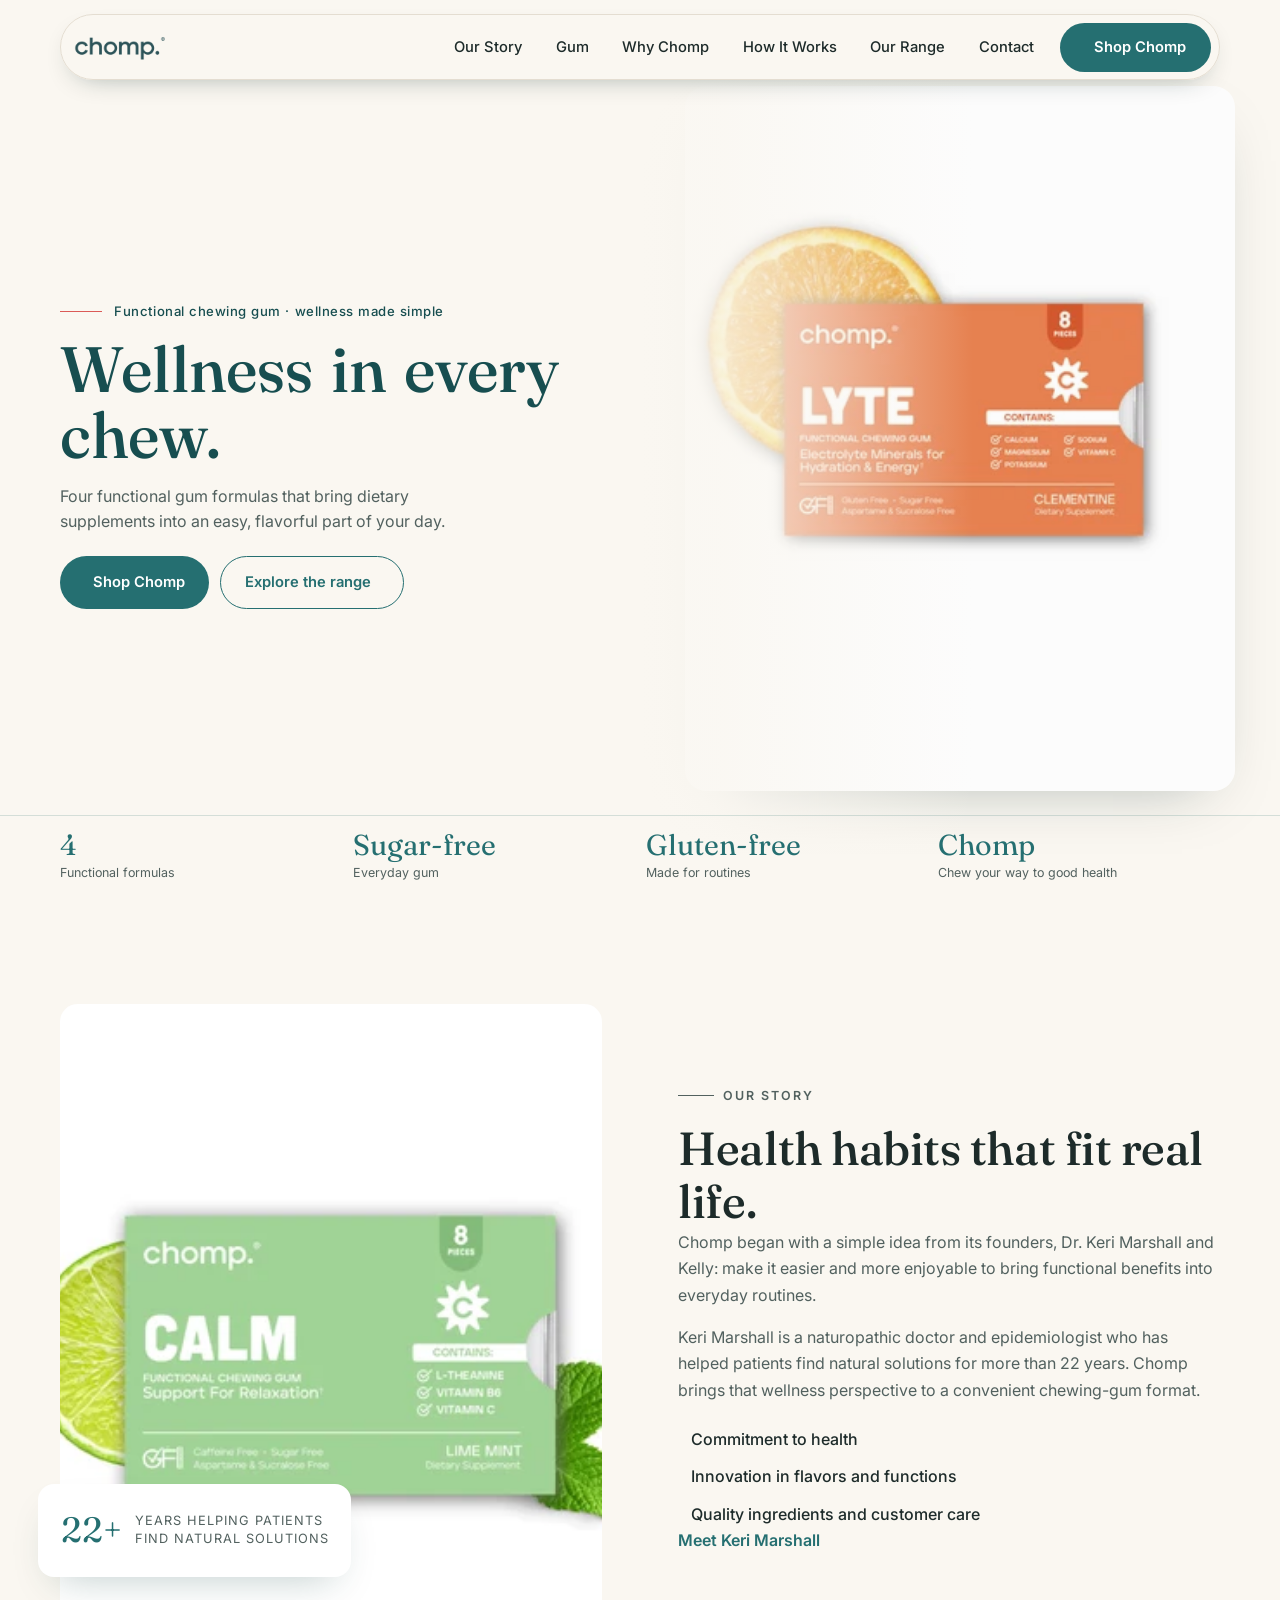
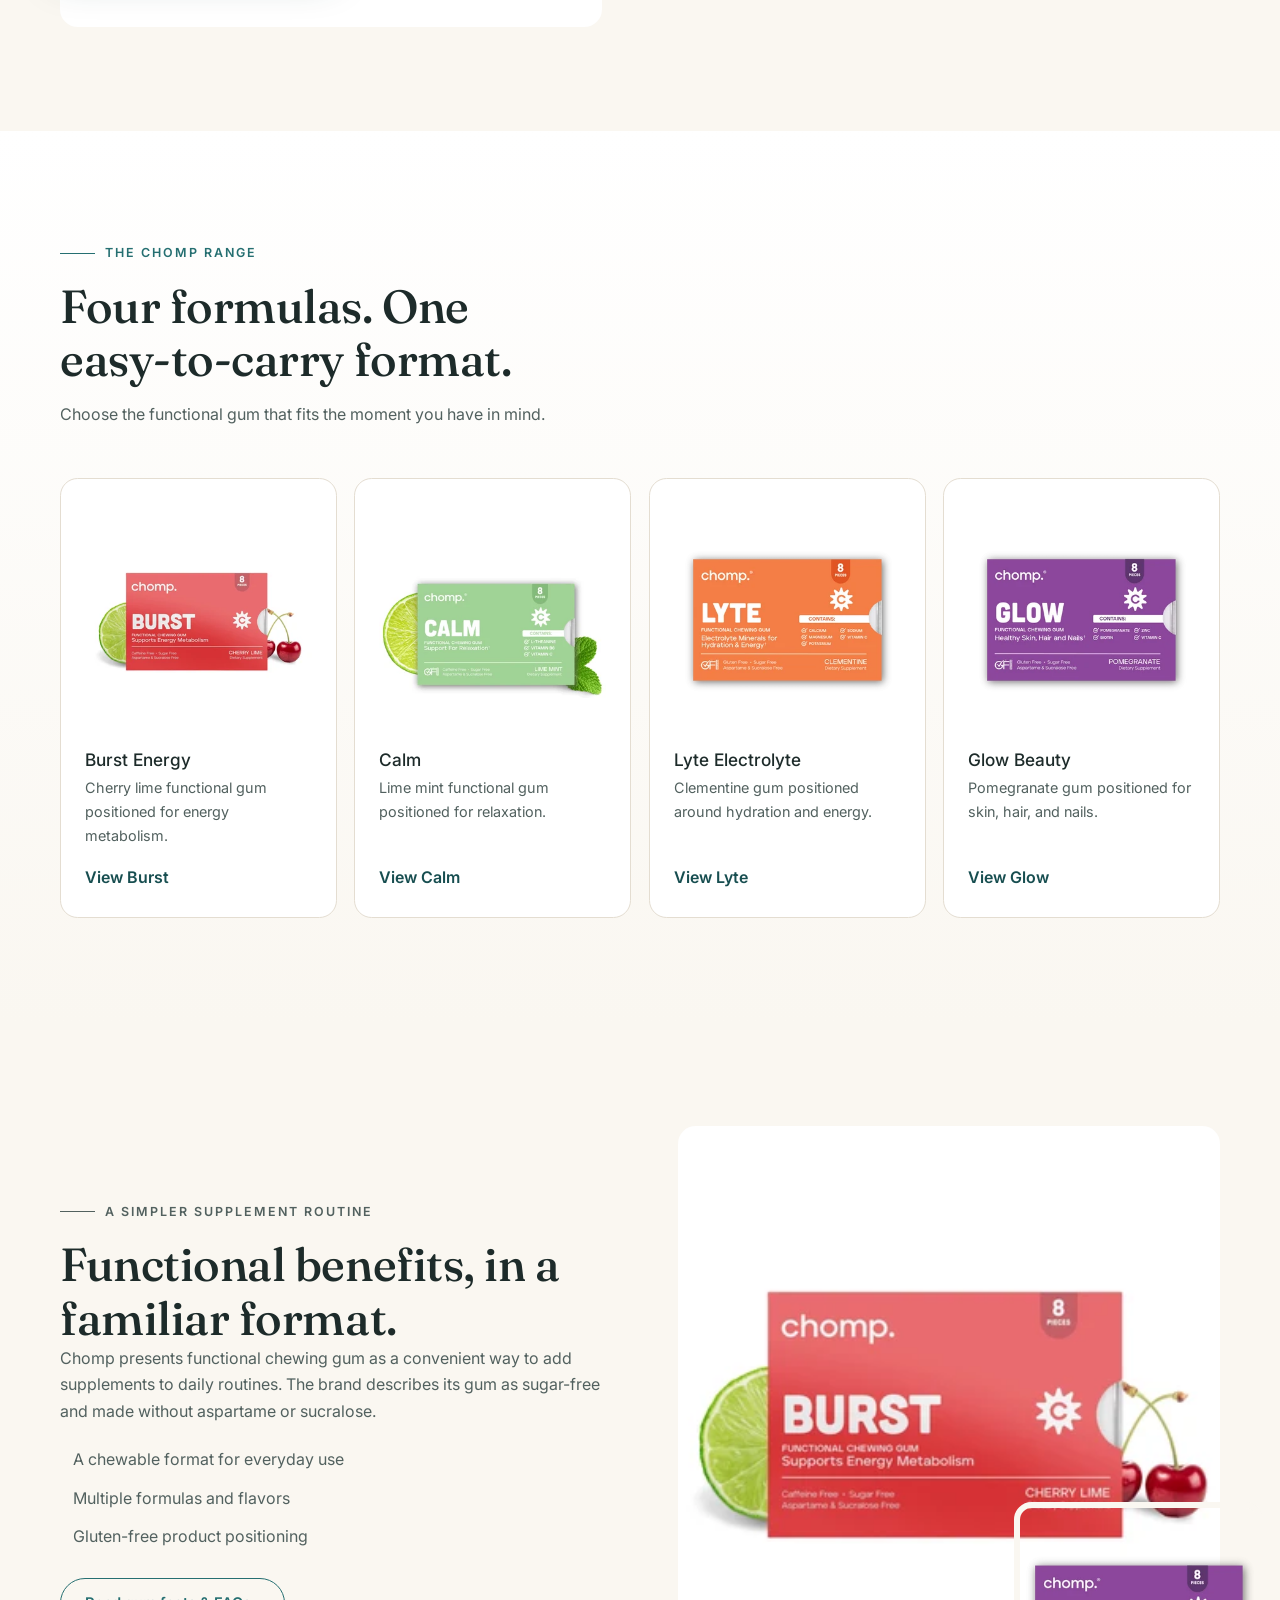
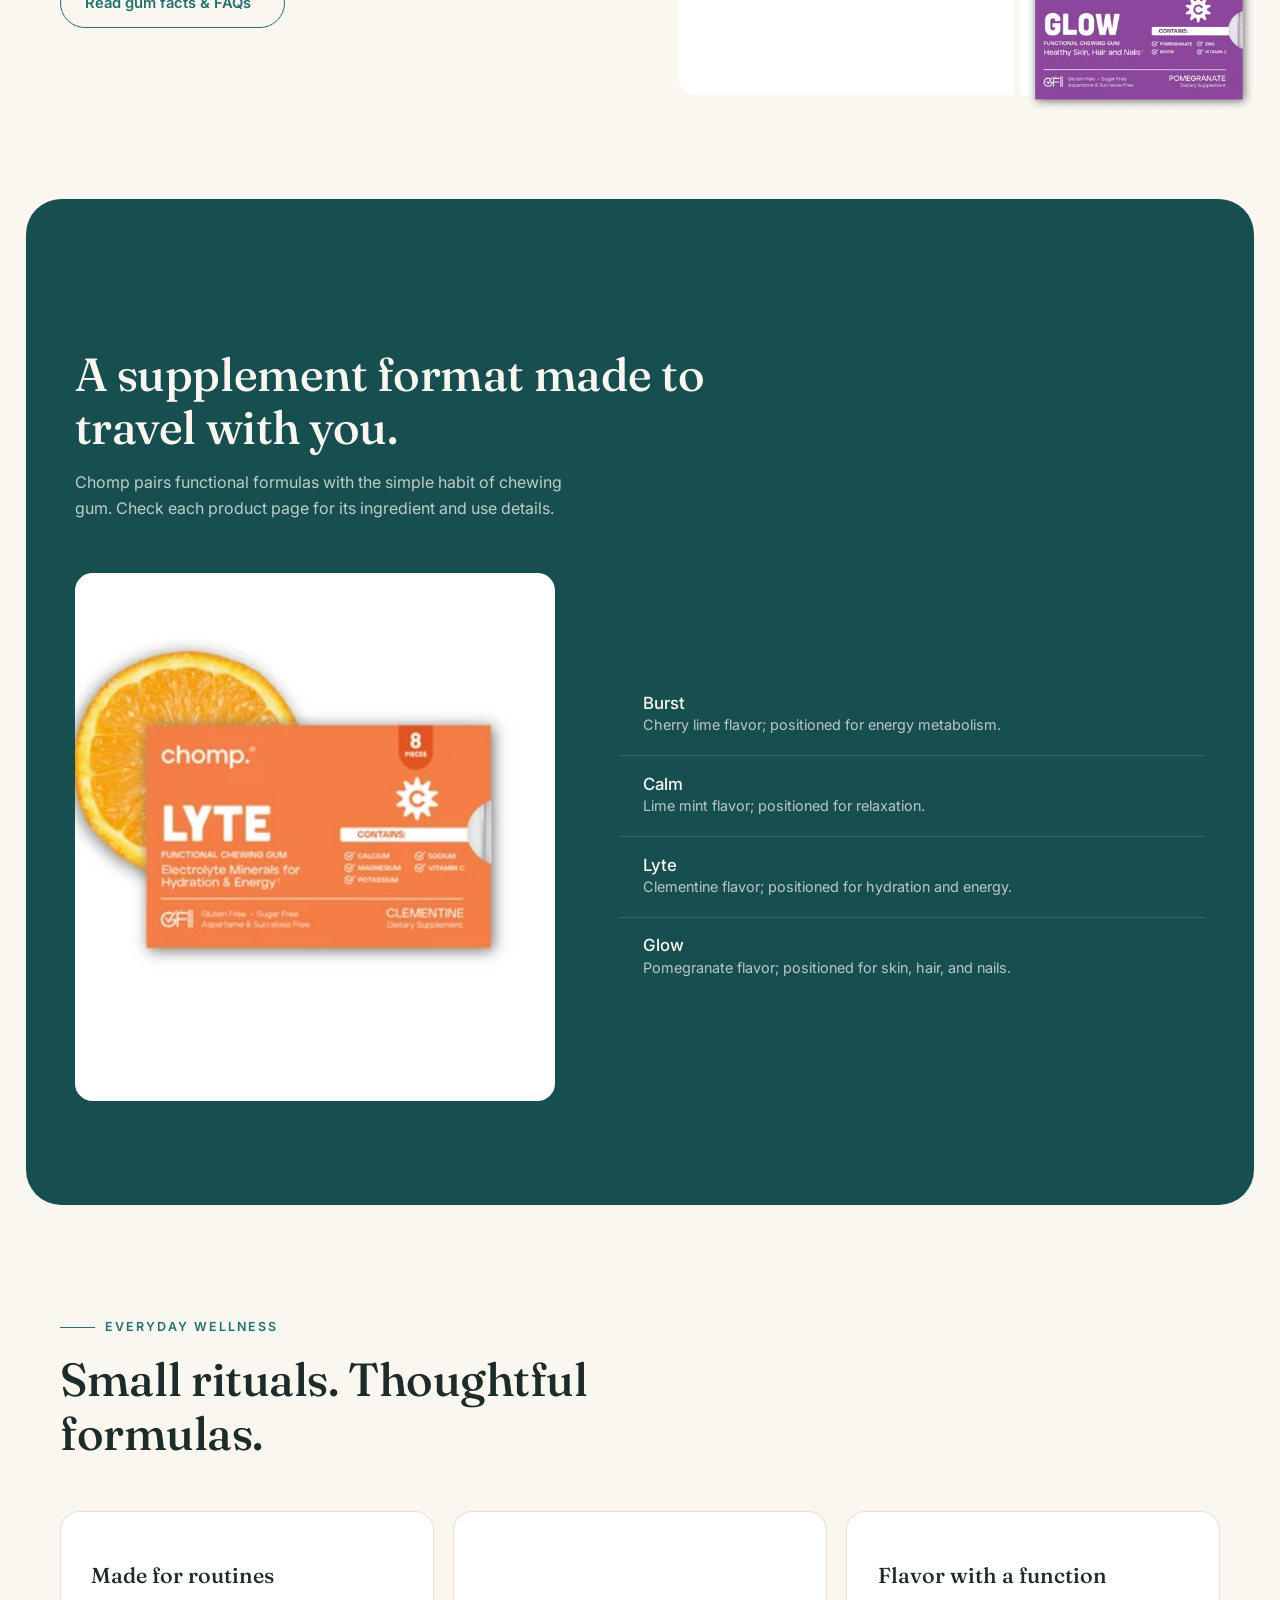
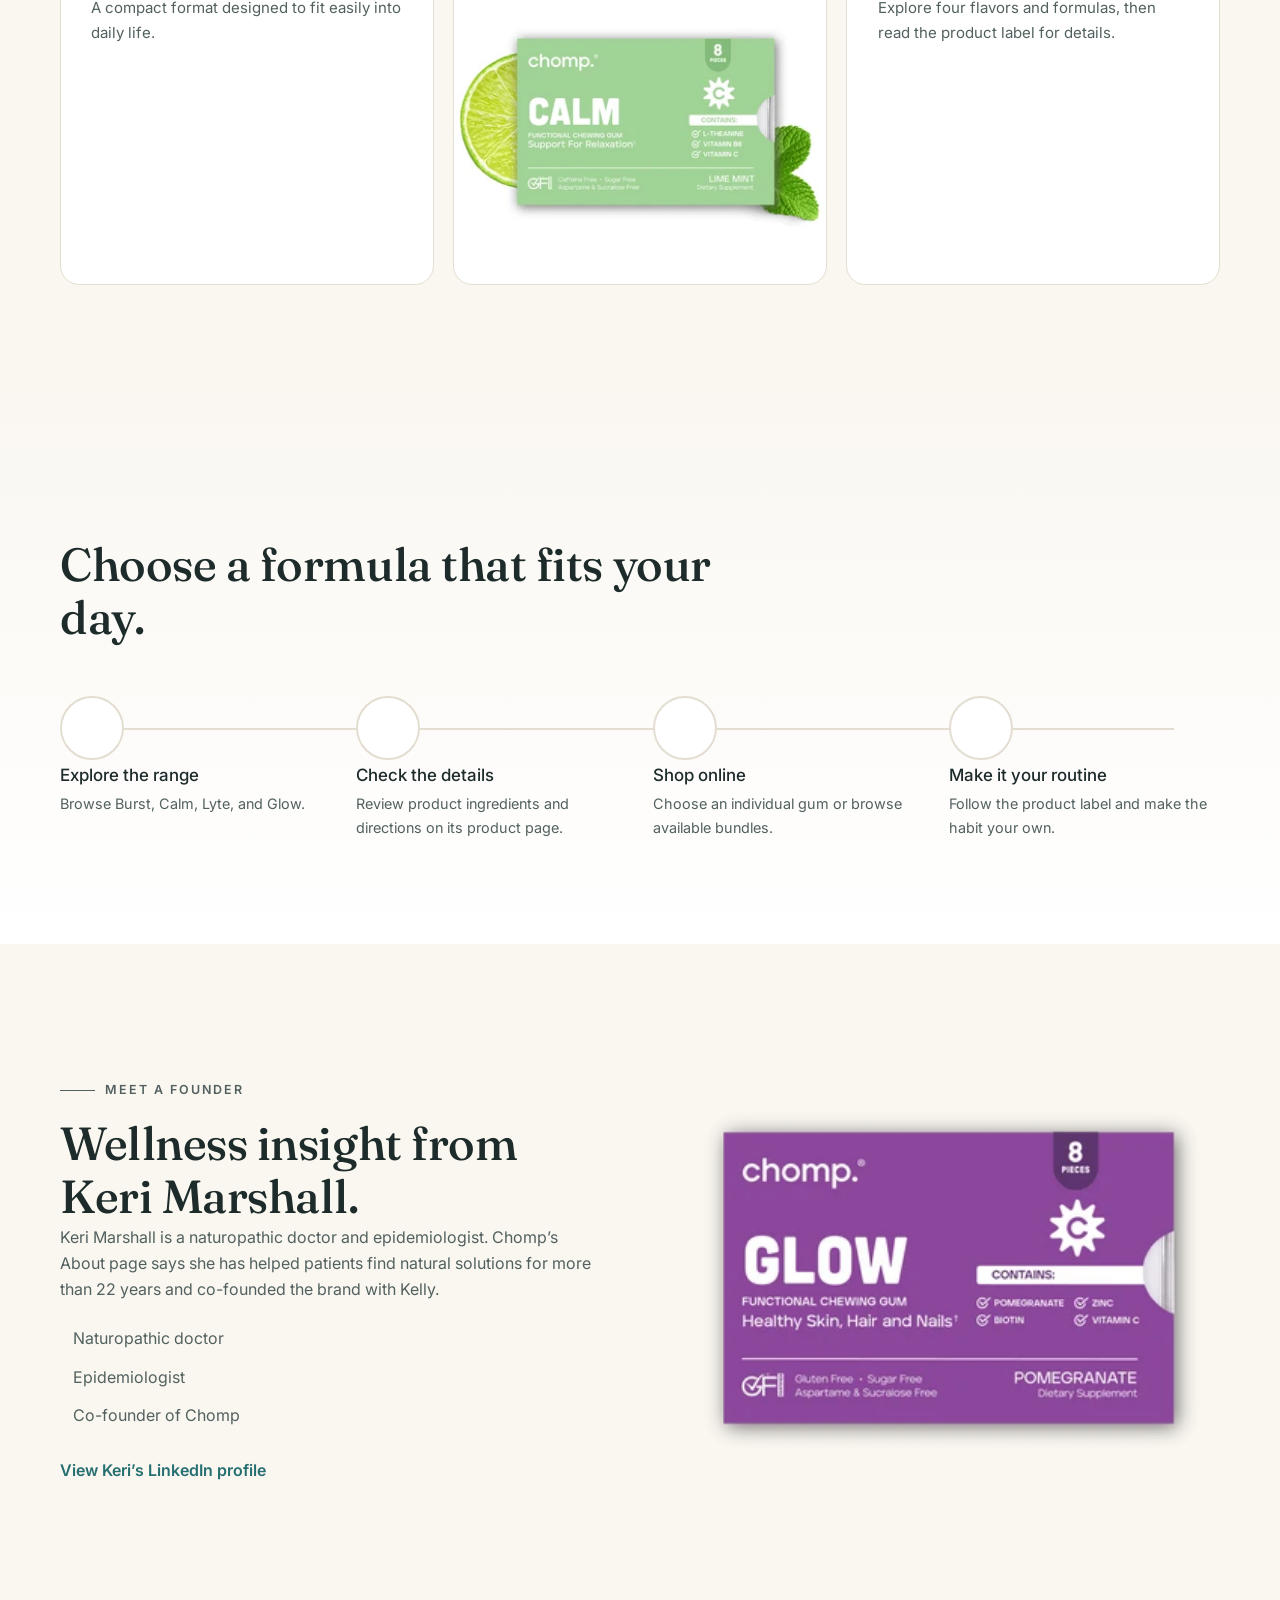
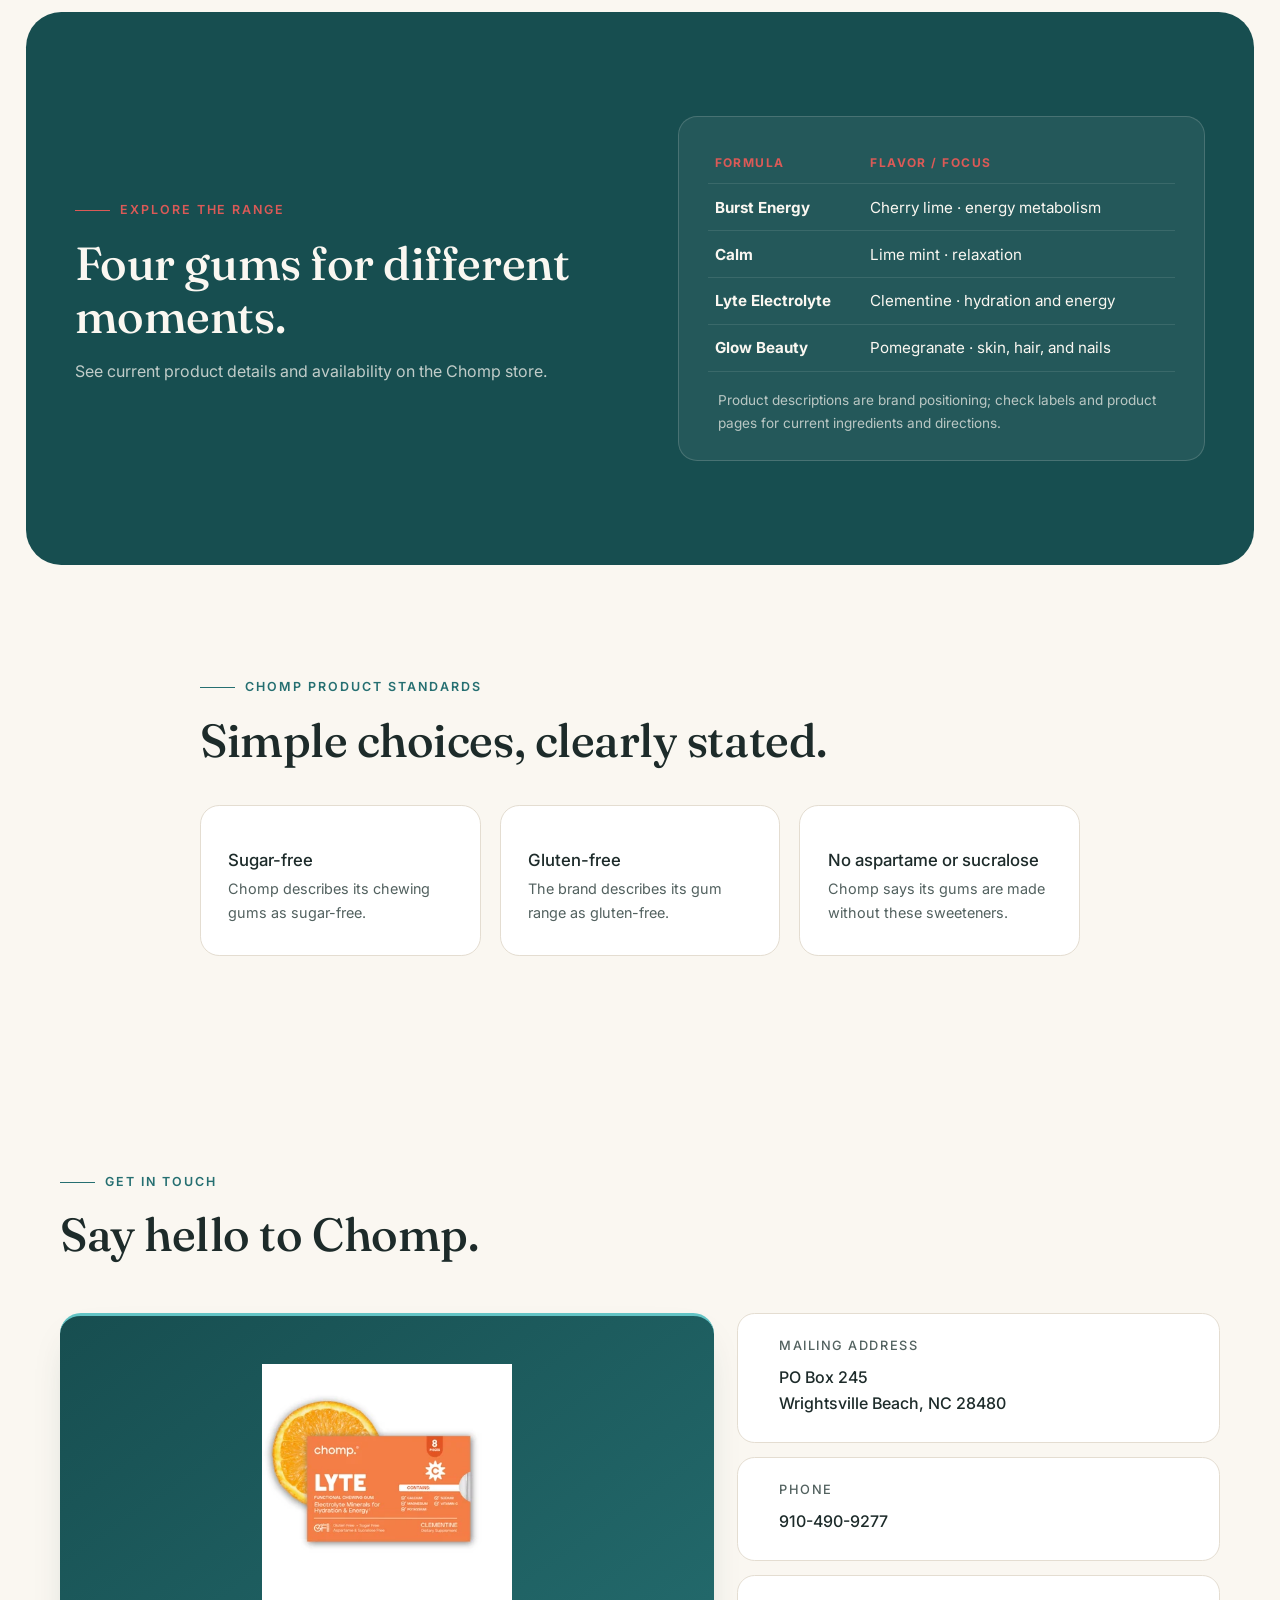
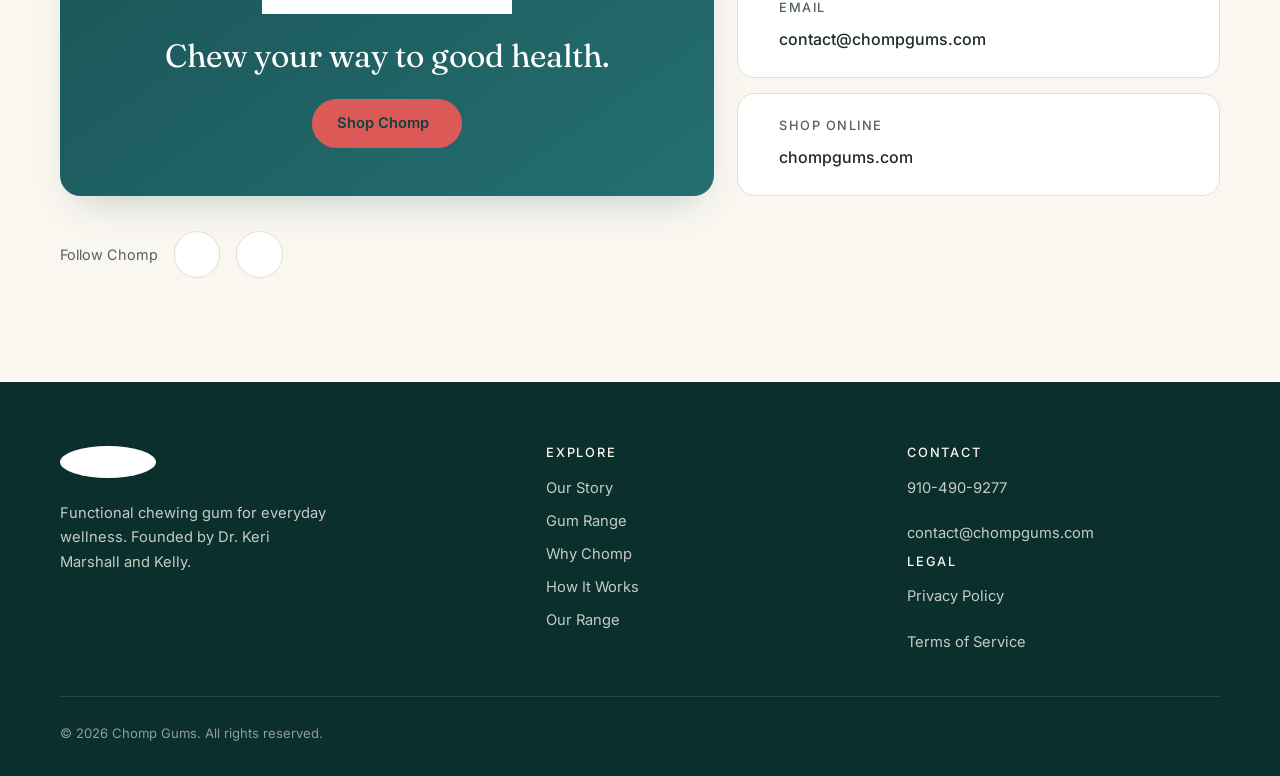
<file: index.html>
<!DOCTYPE html>
<html lang="en">
<head>
  <meta charset="UTF-8" />
  <meta name="viewport" content="width=device-width, initial-scale=1.0" />
  <title>Chomp Gums — Functional Chewing Gum for Everyday Wellness</title>
  <meta name="description" content="Discover Chomp functional chewing gums: Burst Energy, Calm, Lyte Electrolyte, and Glow Beauty. Sugar-free, gluten-free, and made without aspartame or sucralose." />
  <meta name="robots" content="index, follow" />
  <meta name="author" content="Chomp Gums" />
  <link rel="canonical" href="https://www.chompgums.com/" />
  <meta property="og:type" content="website" />
  <meta property="og:title" content="Chomp Gums — Functional Chewing Gum" />
  <meta property="og:description" content="A convenient gum format for functional supplements, with formulas for energy, calm, hydration, and beauty." />
  <meta property="og:url" content="https://www.chompgums.com/" />
  <meta property="og:image" content="https://www.chompgums.com/cdn/shop/files/GlowLytewebimages.png?v=1766084933&amp;width=1200" />
  <meta property="og:locale" content="en_US" />
  <meta name="twitter:card" content="summary_large_image" />
  <meta name="twitter:title" content="Chomp Gums — Functional Chewing Gum" />
  <meta name="twitter:description" content="Four functional gum formulas for everyday routines: Burst, Calm, Lyte, and Glow." />
  <meta name="twitter:image" content="https://www.chompgums.com/cdn/shop/files/GlowLytewebimages.png?v=1766084933&amp;width=1200" />
  <link rel="icon" type="image/svg+xml" href="logo.svg" />
  <link rel="apple-touch-icon" href="chomp-logo-white.png" />
  <link rel="preconnect" href="https://fonts.googleapis.com" />
  <link rel="preconnect" href="https://fonts.gstatic.com" crossorigin />
  <link rel="preconnect" href="https://cdn-uicons.flaticon.com" crossorigin />
  <link href="https://fonts.googleapis.com/css2?family=Fraunces:opsz,wght@9..144,400;9..144,500;9..144,600&amp;family=Inter:wght@400;500;600&amp;display=swap" rel="stylesheet" />
  <link rel="stylesheet" href="https://cdn-uicons.flaticon.com/2.6.0/uicons-regular-rounded/css/uicons-regular-rounded.css" />
  <link rel="stylesheet" href="https://cdn-uicons.flaticon.com/2.6.0/uicons-brands/css/uicons-brands.css" />
  <script type="application/ld+json">
  {
    "@context": "https://schema.org",
    "@type": "Organization",
    "name": "Chomp Gums",
    "url": "https://www.chompgums.com/",
    "telephone": "+1-910-490-9277",
    "email": "contact@chompgums.com",
    "address": {
      "@type": "PostalAddress",
      "postOfficeBoxNumber": "245",
      "addressLocality": "Wrightsville Beach",
      "addressRegion": "NC",
      "postalCode": "28480",
      "addressCountry": "US"
    }
  }
  </script>
  <link rel="stylesheet" href="styles.css" />
</head>
<body>
  <header class="site-header" id="top">
    <div class="container header-inner">
      <a href="#top" class="brand" aria-label="Chomp Gums — home">
        <img class="brand-logo" src="chomp-logo-white.png" width="270" height="84" alt="Chomp Gums" />
      </a>
      <nav class="site-nav" id="site-nav" aria-label="Main navigation">
        <a href="#story" class="nav-link">Our Story</a>
        <a href="#specialties" class="nav-link">Gum</a>
        <a href="#dental" class="nav-link">Why Chomp</a>
        <a href="#diagnostics" class="nav-link">How It Works</a>
        <a href="#hours" class="nav-link">Our Range</a>
        <a href="#contact" class="nav-link">Contact</a>
        <a href="https://www.chompgums.com/collections/all" class="btn btn-solid nav-cta"><i class="fi-rr-shopping-bag" aria-hidden="true"></i> Shop Chomp</a>
      </nav>
      <button class="nav-toggle" id="nav-toggle" aria-expanded="false" aria-controls="site-nav" aria-label="Open menu">
        <span></span><span></span><span></span>
      </button>
    </div>
  </header>

  <main>
    <section class="hero" aria-label="Chomp Gums">
      <div class="hero-media" aria-hidden="true">
        <img src="images/chomp-product.webp" width="360" height="360" alt="" fetchpriority="high" decoding="async" />
      </div>
      <div class="container hero-content">
        <p class="hero-eyebrow" data-hero-fade style="--d:0"><span class="rule"></span>Functional chewing gum · wellness made simple</p>
        <h1 class="hero-title" aria-label="Wellness in every chew.">
          <span class="mask" style="--d:1"><span class="word">Wellness</span></span>
          <span class="mask" style="--d:2"><span class="word">in</span></span>
          <span class="mask" style="--d:3"><span class="word">every</span></span>
          <span class="mask" style="--d:4"><span class="word">chew.</span></span>
        </h1>
        <p class="hero-sub" data-hero-fade style="--d:5">Four functional gum formulas that bring dietary supplements into an easy, flavorful part of your day.</p>
        <div class="hero-actions" data-hero-fade style="--d:6">
          <a href="https://www.chompgums.com/collections/all" class="btn btn-solid btn-lg"><i class="fi-rr-shopping-bag" aria-hidden="true"></i> Shop Chomp</a>
          <a href="#specialties" class="btn btn-ghost btn-lg">Explore the range <i class="fi-rr-arrow-right" aria-hidden="true"></i></a>
        </div>
      </div>
      <div class="hero-strip" data-hero-fade style="--d:7">
        <ul class="container strip-grid">
          <li class="strip-item"><span class="strip-num">4</span><span class="strip-label">Functional formulas</span></li>
          <li class="strip-item"><span class="strip-num">Sugar-free</span><span class="strip-label">Everyday gum</span></li>
          <li class="strip-item"><span class="strip-num">Gluten-free</span><span class="strip-label">Made for routines</span></li>
          <li class="strip-item"><span class="strip-num">Chomp</span><span class="strip-label">Chew your way to good health</span></li>
        </ul>
      </div>
    </section>

    <section class="section story" id="story" aria-labelledby="story-title">
      <div class="container split">
        <div class="split-media">
          <figure class="curtain" data-curtain>
            <img src="images/chomp-calm.webp" width="360" height="360" alt="Chomp Calm functional chewing gum package" loading="lazy" decoding="async" />
          </figure>
          <div class="story-badge" data-reveal><span class="story-badge-num">22+</span><span class="story-badge-label">years helping patients<br />find natural solutions</span></div>
        </div>
        <div class="split-body">
          <p class="eyebrow" data-reveal><span class="rule"></span>Our story</p>
          <h2 class="section-title" id="story-title" data-split>Health habits that fit real life.</h2>
          <p data-reveal>Chomp began with a simple idea from its founders, Dr. Keri Marshall and Kelly: make it easier and more enjoyable to bring functional benefits into everyday routines.</p>
          <p data-reveal>Keri Marshall is a naturopathic doctor and epidemiologist who has helped patients find natural solutions for more than 22 years. Chomp brings that wellness perspective to a convenient chewing-gum format.</p>
          <ul class="value-list" data-reveal-group>
            <li><i class="fi-rr-heart" aria-hidden="true"></i> Commitment to health</li>
            <li><i class="fi-rr-lightbulb" aria-hidden="true"></i> Innovation in flavors and functions</li>
            <li><i class="fi-rr-star" aria-hidden="true"></i> Quality ingredients and customer care</li>
          </ul>
          <a class="text-link" href="https://www.linkedin.com/in/keri-marshall-3a72a75" target="_blank" rel="noopener">Meet Keri Marshall <i class="fi-rr-arrow-right" aria-hidden="true"></i></a>
        </div>
      </div>
    </section>

    <section class="section specialties" id="specialties" aria-labelledby="specialties-title">
      <div class="container">
        <div class="section-head">
          <p class="eyebrow" data-reveal><span class="rule"></span>The Chomp range</p>
          <h2 class="section-title" id="specialties-title" data-split>Four formulas. One easy-to-carry format.</h2>
          <p class="section-sub" data-reveal>Choose the functional gum that fits the moment you have in mind.</p>
        </div>
        <div class="spec-grid product-grid" data-reveal-group>
          <article class="spec-card product-card"><img class="product-image" src="images/chomp-burst.webp" width="360" height="360" alt="Burst Energy chewing gum with cherry lime flavor" loading="lazy" decoding="async" /><h3>Burst Energy</h3><p>Cherry lime functional gum positioned for energy metabolism.</p><a href="https://www.chompgums.com/products/burst-energy-gum" target="_blank" rel="noopener">View Burst <i class="fi-rr-arrow-right" aria-hidden="true"></i></a></article>
          <article class="spec-card product-card"><img class="product-image" src="images/chomp-calm.webp" width="360" height="360" alt="Calm chewing gum with lime mint flavor" loading="lazy" decoding="async" /><h3>Calm</h3><p>Lime mint functional gum positioned for relaxation.</p><a href="https://www.chompgums.com/products/calm-gum" target="_blank" rel="noopener">View Calm <i class="fi-rr-arrow-right" aria-hidden="true"></i></a></article>
          <article class="spec-card product-card"><img class="product-image" src="images/chomp-lyte.webp" width="360" height="360" alt="Lyte Electrolyte chewing gum with clementine flavor" loading="lazy" decoding="async" /><h3>Lyte Electrolyte</h3><p>Clementine gum positioned around hydration and energy.</p><a href="https://www.chompgums.com/products/lyte-gum" target="_blank" rel="noopener">View Lyte <i class="fi-rr-arrow-right" aria-hidden="true"></i></a></article>
          <article class="spec-card product-card"><img class="product-image" src="images/chomp-glow.webp" width="360" height="360" alt="Glow Beauty chewing gum with pomegranate flavor" loading="lazy" decoding="async" /><h3>Glow Beauty</h3><p>Pomegranate gum positioned for skin, hair, and nails.</p><a href="https://www.chompgums.com/products/glow-gum" target="_blank" rel="noopener">View Glow <i class="fi-rr-arrow-right" aria-hidden="true"></i></a></article>
        </div>
      </div>
    </section>

    <section class="section dental" id="dental" aria-labelledby="dental-title">
      <div class="container split split-rev">
        <div class="split-media dental-media">
          <figure class="curtain" data-curtain><img src="images/chomp-burst.webp" width="360" height="360" alt="Burst functional chewing gum package" loading="lazy" decoding="async" /></figure>
          <figure class="curtain curtain-small" data-curtain><img src="images/chomp-glow.webp" width="360" height="360" alt="Glow functional chewing gum package" loading="lazy" decoding="async" /></figure>
        </div>
        <div class="split-body">
          <p class="eyebrow" data-reveal><span class="rule"></span>A simpler supplement routine</p>
          <h2 class="section-title" id="dental-title" data-split>Functional benefits, in a familiar format.</h2>
          <p data-reveal>Chomp presents functional chewing gum as a convenient way to add supplements to daily routines. The brand describes its gum as sugar-free and made without aspartame or sucralose.</p>
          <ul class="check-list" data-reveal-group>
            <li><i class="fi-rr-check" aria-hidden="true"></i> A chewable format for everyday use</li>
            <li><i class="fi-rr-check" aria-hidden="true"></i> Multiple formulas and flavors</li>
            <li><i class="fi-rr-check" aria-hidden="true"></i> Gluten-free product positioning</li>
          </ul>
          <a href="https://www.chompgums.com/pages/gum" class="btn btn-outline" data-reveal>Read gum facts &amp; FAQs <i class="fi-rr-arrow-right" aria-hidden="true"></i></a>
        </div>
      </div>
    </section>

    <section class="section diagnostics" id="diagnostics" aria-labelledby="diagnostics-title">
      <div class="container">
        <div class="section-head">
          <p class="eyebrow light" data-reveal><span class="rule"></span>Functional chewing gum</p>
          <h2 class="section-title light" id="diagnostics-title" data-split>A supplement format made to travel with you.</h2>
          <p class="section-sub light" data-reveal>Chomp pairs functional formulas with the simple habit of chewing gum. Check each product page for its ingredient and use details.</p>
        </div>
        <div class="diag-grid" data-reveal-group>
          <div class="diag-visual"><figure class="curtain" data-curtain><img src="images/chomp-product.webp" width="360" height="360" alt="Chomp functional chewing gum range" loading="lazy" decoding="async" /></figure></div>
          <div class="diag-list">
            <article class="diag-item"><i class="fi-rr-bolt" aria-hidden="true"></i><div><h3>Burst</h3><p>Cherry lime flavor; positioned for energy metabolism.</p></div></article>
            <article class="diag-item"><i class="fi-rr-moon" aria-hidden="true"></i><div><h3>Calm</h3><p>Lime mint flavor; positioned for relaxation.</p></div></article>
            <article class="diag-item"><i class="fi-rr-water" aria-hidden="true"></i><div><h3>Lyte</h3><p>Clementine flavor; positioned for hydration and energy.</p></div></article>
            <article class="diag-item"><i class="fi-rr-sparkles" aria-hidden="true"></i><div><h3>Glow</h3><p>Pomegranate flavor; positioned for skin, hair, and nails.</p></div></article>
          </div>
        </div>
      </div>
    </section>

    <section class="section wellness" id="wellness" aria-labelledby="wellness-title">
      <div class="container">
        <div class="section-head">
          <p class="eyebrow" data-reveal><span class="rule"></span>Everyday wellness</p>
          <h2 class="section-title" id="wellness-title" data-split>Small rituals. Thoughtful formulas.</h2>
        </div>
        <div class="wellness-grid" data-reveal-group>
          <article class="well-card"><i class="fi-rr-leaf" aria-hidden="true"></i><h3>Made for routines</h3><p>A compact format designed to fit easily into daily life.</p></article>
          <article class="well-card well-card-media"><figure class="curtain" data-curtain><img src="images/chomp-calm.webp" width="360" height="360" alt="Chomp Calm package with lime and mint" loading="lazy" decoding="async" /></figure></article>
          <article class="well-card"><i class="fi-rr-smile" aria-hidden="true"></i><h3>Flavor with a function</h3><p>Explore four flavors and formulas, then read the product label for details.</p></article>
        </div>
      </div>
    </section>

    <section class="section journey" id="visit" aria-labelledby="visit-title">
      <div class="container">
        <div class="section-head">
          <p class="eyebrow" data-reveal><span class="rule"></span>Find your Chomp</p>
          <h2 class="section-title" id="visit-title" data-split>Choose a formula that fits your day.</h2>
        </div>
        <ol class="journey-track" data-journey>
          <li class="journey-step" data-reveal><span class="journey-dot"><i class="fi-rr-search" aria-hidden="true"></i></span><h3>Explore the range</h3><p>Browse Burst, Calm, Lyte, and Glow.</p></li>
          <li class="journey-step" data-reveal><span class="journey-dot"><i class="fi-rr-list-check" aria-hidden="true"></i></span><h3>Check the details</h3><p>Review product ingredients and directions on its product page.</p></li>
          <li class="journey-step" data-reveal><span class="journey-dot"><i class="fi-rr-shopping-bag" aria-hidden="true"></i></span><h3>Shop online</h3><p>Choose an individual gum or browse available bundles.</p></li>
          <li class="journey-step" data-reveal><span class="journey-dot"><i class="fi-rr-heart" aria-hidden="true"></i></span><h3>Make it your routine</h3><p>Follow the product label and make the habit your own.</p></li>
        </ol>
      </div>
    </section>

    <section class="section comfort" id="comfort" aria-labelledby="comfort-title">
      <div class="container split">
        <div class="split-body">
          <p class="eyebrow" data-reveal><span class="rule"></span>Meet a founder</p>
          <h2 class="section-title" id="comfort-title" data-split>Wellness insight from Keri Marshall.</h2>
          <p data-reveal>Keri Marshall is a naturopathic doctor and epidemiologist. Chomp’s About page says she has helped patients find natural solutions for more than 22 years and co-founded the brand with Kelly.</p>
          <ul class="check-list" data-reveal-group>
            <li><i class="fi-rr-graduation-cap" aria-hidden="true"></i> Naturopathic doctor</li>
            <li><i class="fi-rr-chart-histogram" aria-hidden="true"></i> Epidemiologist</li>
            <li><i class="fi-rr-lightbulb" aria-hidden="true"></i> Co-founder of Chomp</li>
          </ul>
          <a class="text-link" href="https://www.linkedin.com/in/keri-marshall-3a72a75" target="_blank" rel="noopener">View Keri’s LinkedIn profile <i class="fi-rr-arrow-right" aria-hidden="true"></i></a>
        </div>
        <div class="split-media"><figure class="curtain" data-curtain><img src="images/chomp-glow.webp" width="360" height="360" alt="Chomp Glow Beauty package" loading="lazy" decoding="async" /></figure></div>
      </div>
    </section>

    <section class="section hours" id="hours" aria-labelledby="hours-title">
      <div class="container hours-wrap">
        <div class="hours-head">
          <p class="eyebrow light" data-reveal><span class="rule"></span>Explore the range</p>
          <h2 class="section-title light" id="hours-title" data-split>Four gums for different moments.</h2>
          <p class="section-sub light" data-reveal>See current product details and availability on the Chomp store.</p>
        </div>
        <div class="hours-table-wrap" data-reveal>
          <table class="hours-table">
            <caption class="sr-only">Chomp Gums product range</caption>
            <thead><tr><th scope="col">Formula</th><th scope="col">Flavor / focus</th></tr></thead>
            <tbody>
              <tr><th scope="row">Burst Energy</th><td>Cherry lime · energy metabolism</td></tr>
              <tr><th scope="row">Calm</th><td>Lime mint · relaxation</td></tr>
              <tr><th scope="row">Lyte Electrolyte</th><td>Clementine · hydration and energy</td></tr>
              <tr><th scope="row">Glow Beauty</th><td>Pomegranate · skin, hair, and nails</td></tr>
            </tbody>
          </table>
          <p class="hours-note"><i class="fi-rr-info" aria-hidden="true"></i> Product descriptions are brand positioning; check labels and product pages for current ingredients and directions.</p>
        </div>
      </div>
    </section>

    <section class="section insurance" id="insurance" aria-labelledby="insurance-title">
      <div class="container narrow">
        <p class="eyebrow" data-reveal><span class="rule"></span>Chomp product standards</p>
        <h2 class="section-title" id="insurance-title" data-split>Simple choices, clearly stated.</h2>
        <div class="ins-cards" data-reveal-group>
          <article class="ins-card"><i class="fi-rr-candy" aria-hidden="true"></i><h3>Sugar-free</h3><p>Chomp describes its chewing gums as sugar-free.</p></article>
          <article class="ins-card"><i class="fi-rr-wheat" aria-hidden="true"></i><h3>Gluten-free</h3><p>The brand describes its gum range as gluten-free.</p></article>
          <article class="ins-card"><i class="fi-rr-check-circle" aria-hidden="true"></i><h3>No aspartame or sucralose</h3><p>Chomp says its gums are made without these sweeteners.</p></article>
        </div>
      </div>
    </section>

    <section class="section contact" id="contact" aria-labelledby="contact-title">
      <div class="container">
        <div class="section-head">
          <p class="eyebrow" data-reveal><span class="rule"></span>Get in touch</p>
          <h2 class="section-title" id="contact-title" data-split>Say hello to Chomp.</h2>
        </div>
        <div class="contact-grid" data-reveal-group>
          <div class="contact-map contact-brand-panel">
            <img src="images/chomp-product.webp" width="360" height="360" alt="Chomp functional chewing gum" loading="lazy" decoding="async" />
            <p>Chew your way to good health.</p>
            <a class="btn btn-solid" href="https://www.chompgums.com/collections/all">Shop Chomp <i class="fi-rr-arrow-right" aria-hidden="true"></i></a>
          </div>
          <div class="contact-cards">
            <article class="contact-card"><i class="fi-rr-map-marker" aria-hidden="true"></i><h3>Mailing address</h3><p>PO Box 245<br />Wrightsville Beach, NC 28480</p></article>
            <article class="contact-card"><i class="fi-rr-phone-call" aria-hidden="true"></i><h3>Phone</h3><p><a href="tel:+19104909277">910-490-9277</a></p></article>
            <article class="contact-card"><i class="fi-rr-envelope" aria-hidden="true"></i><h3>Email</h3><p><a href="mailto:contact@chompgums.com">contact@chompgums.com</a></p></article>
            <article class="contact-card"><i class="fi-rr-globe" aria-hidden="true"></i><h3>Shop online</h3><p><a href="https://www.chompgums.com/">chompgums.com</a></p></article>
          </div>
        </div>
        <div class="contact-social" data-reveal>
          <span>Follow Chomp</span>
          <a href="https://www.facebook.com/chompgums" target="_blank" rel="noopener" aria-label="Chomp Gums on Facebook"><i class="fi-brands-facebook" aria-hidden="true"></i></a>
          <a href="https://www.instagram.com/chompgums" target="_blank" rel="noopener" aria-label="Chomp Gums on Instagram"><i class="fi-brands-instagram" aria-hidden="true"></i></a>
        </div>
      </div>
    </section>
  </main>

  <footer class="site-footer">
    <div class="container footer-grid">
      <div class="footer-brand">
        <a href="#top" class="brand brand-light"><img class="brand-logo" src="chomp-logo-white.png" width="270" height="84" alt="Chomp Gums" /></a>
        <p>Functional chewing gum for everyday wellness. Founded by Dr. Keri Marshall and Kelly.</p>
      </div>
      <nav class="footer-nav" aria-label="Footer navigation">
        <h3>Explore</h3>
        <a href="#story">Our Story</a>
        <a href="#specialties">Gum Range</a>
        <a href="#dental">Why Chomp</a>
        <a href="#diagnostics">How It Works</a>
        <a href="#hours">Our Range</a>
      </nav>
      <div class="footer-legal">
        <h3>Contact</h3>
        <a href="tel:+19104909277">910-490-9277</a>
        <a href="mailto:contact@chompgums.com">contact@chompgums.com</a>
        <h3>Legal</h3>
        <a href="privacy.html">Privacy Policy</a>
        <a href="terms.html">Terms of Service</a>
      </div>
    </div>
    <div class="container footer-base">
      <p>© <span id="year">2026</span> Chomp Gums. All rights reserved.</p>
    </div>
  </footer>
  <script src="script.js" defer></script>
</body>
</html>
</file>
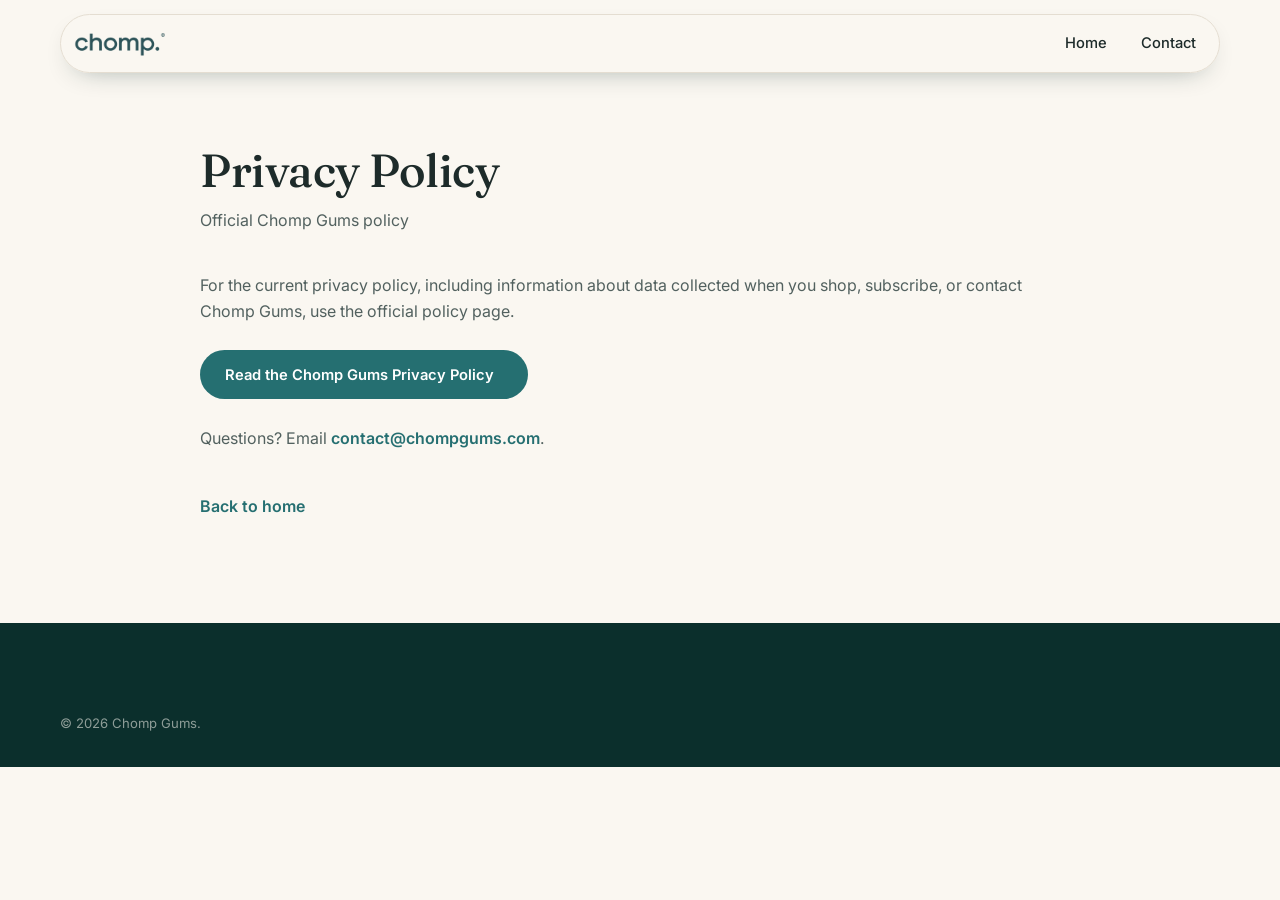
<file: privacy.html>
<!DOCTYPE html>
<html lang="en">
<head>
  <meta charset="UTF-8" />
  <meta name="viewport" content="width=device-width, initial-scale=1.0" />
  <title>Privacy Policy — Chomp Gums</title>
  <meta name="description" content="Read the Chomp Gums privacy policy." />
  <meta name="robots" content="noindex, follow" />
  <link rel="canonical" href="https://www.chompgums.com/policies/privacy-policy" />
  <link rel="icon" type="image/svg+xml" href="logo.svg" />
  <link rel="preconnect" href="https://fonts.googleapis.com" />
  <link rel="preconnect" href="https://fonts.gstatic.com" crossorigin />
  <link href="https://fonts.googleapis.com/css2?family=Fraunces:opsz,wght@9..144,500&family=Inter:wght@400;500;600&display=swap" rel="stylesheet" />
  <link rel="stylesheet" href="https://cdn-uicons.flaticon.com/2.6.0/uicons-regular-rounded/css/uicons-regular-rounded.css" />
  <link rel="stylesheet" href="styles.css" />
</head>
<body>
  <header class="site-header scrolled" id="top"><div class="container header-inner">
    <a href="index.html" class="brand" style="color:var(--ink)"><img class="brand-logo" src="chomp-logo-white.png" width="270" height="84" alt="Chomp Gums" /></a>
    <nav class="site-nav" style="position:static;transform:none;background:none;flex-direction:row;padding:0" aria-label="Main navigation">
      <a href="index.html" class="nav-link" style="color:var(--ink)">Home</a><a href="index.html#contact" class="nav-link" style="color:var(--ink)">Contact</a>
    </nav>
  </div></header>
  <main class="section" style="padding-top:9rem"><div class="container narrow">
    <h1 class="section-title" style="max-width:none">Privacy Policy</h1>
    <p style="color:var(--ink-soft);margin:0.6rem 0 2.4rem">Official Chomp Gums policy</p>
    <div style="display:grid;gap:1.6rem;color:var(--ink-soft)">
      <p>For the current privacy policy, including information about data collected when you shop, subscribe, or contact Chomp Gums, use the official policy page.</p>
      <p><a class="btn btn-solid" href="https://www.chompgums.com/policies/privacy-policy" target="_blank" rel="noopener">Read the Chomp Gums Privacy Policy <i class="fi-rr-arrow-right" aria-hidden="true"></i></a></p>
      <p>Questions? Email <a class="text-link" href="mailto:contact@chompgums.com">contact@chompgums.com</a>.</p>
    </div>
    <p style="margin-top:2.6rem"><a class="text-link" href="index.html">Back to home <i class="fi-rr-arrow-right" aria-hidden="true"></i></a></p>
  </div></main>
  <footer class="site-footer"><div class="container footer-base"><p>© <span id="year">2026</span> Chomp Gums.</p></div></footer>
  <script src="script.js" defer></script>
</body>
</html>
</file>
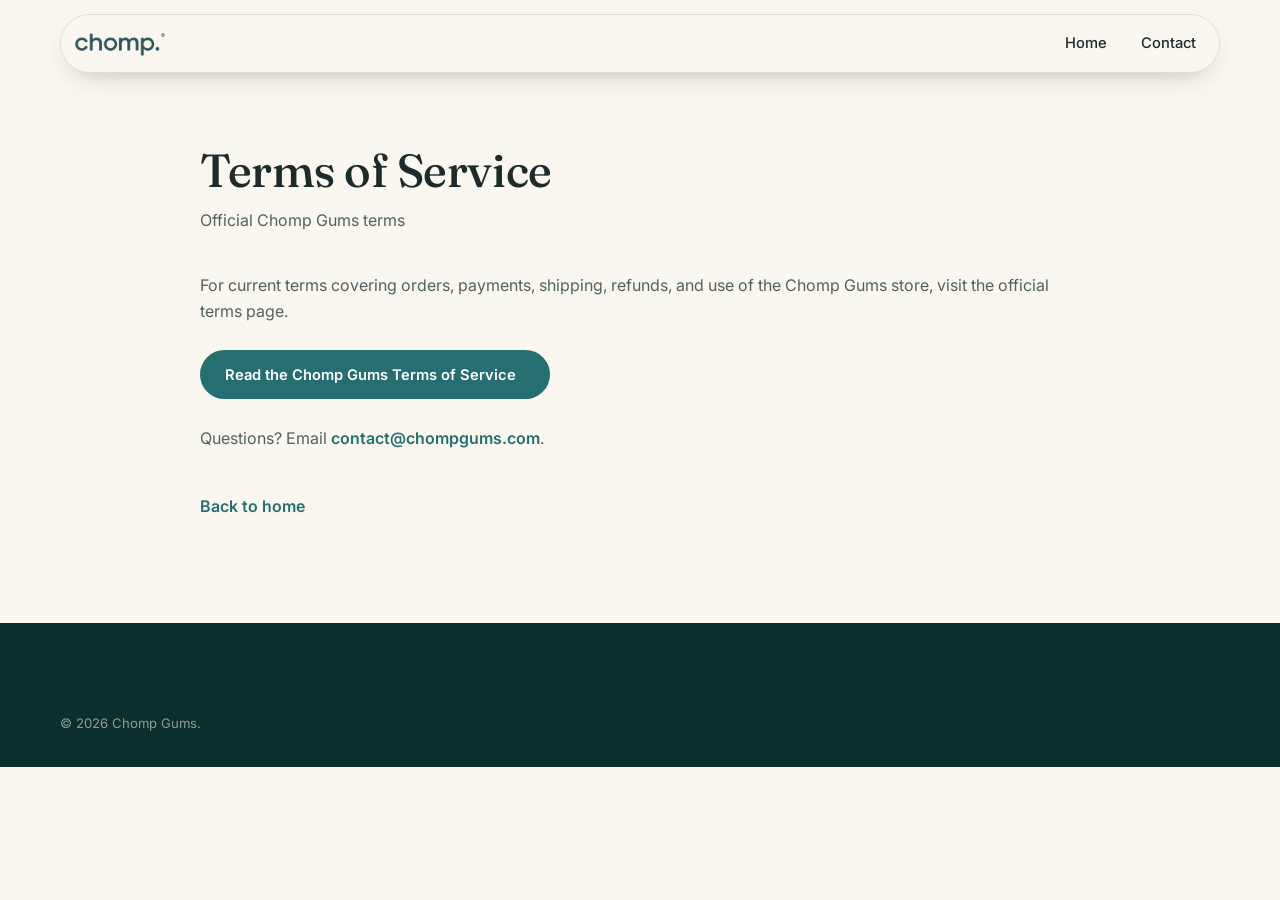
<file: terms.html>
<!DOCTYPE html>
<html lang="en">
<head>
  <meta charset="UTF-8" />
  <meta name="viewport" content="width=device-width, initial-scale=1.0" />
  <title>Terms of Service — Chomp Gums</title>
  <meta name="description" content="Read the Chomp Gums terms of service." />
  <meta name="robots" content="noindex, follow" />
  <link rel="canonical" href="https://www.chompgums.com/policies/terms-of-service" />
  <link rel="icon" type="image/svg+xml" href="logo.svg" />
  <link rel="preconnect" href="https://fonts.googleapis.com" />
  <link rel="preconnect" href="https://fonts.gstatic.com" crossorigin />
  <link href="https://fonts.googleapis.com/css2?family=Fraunces:opsz,wght@9..144,500&family=Inter:wght@400;500;600&display=swap" rel="stylesheet" />
  <link rel="stylesheet" href="https://cdn-uicons.flaticon.com/2.6.0/uicons-regular-rounded/css/uicons-regular-rounded.css" />
  <link rel="stylesheet" href="styles.css" />
</head>
<body>
  <header class="site-header scrolled" id="top"><div class="container header-inner">
    <a href="index.html" class="brand" style="color:var(--ink)"><img class="brand-logo" src="chomp-logo-white.png" width="270" height="84" alt="Chomp Gums" /></a>
    <nav class="site-nav" style="position:static;transform:none;background:none;flex-direction:row;padding:0" aria-label="Main navigation">
      <a href="index.html" class="nav-link" style="color:var(--ink)">Home</a><a href="index.html#contact" class="nav-link" style="color:var(--ink)">Contact</a>
    </nav>
  </div></header>
  <main class="section" style="padding-top:9rem"><div class="container narrow">
    <h1 class="section-title" style="max-width:none">Terms of Service</h1>
    <p style="color:var(--ink-soft);margin:0.6rem 0 2.4rem">Official Chomp Gums terms</p>
    <div style="display:grid;gap:1.6rem;color:var(--ink-soft)">
      <p>For current terms covering orders, payments, shipping, refunds, and use of the Chomp Gums store, visit the official terms page.</p>
      <p><a class="btn btn-solid" href="https://www.chompgums.com/policies/terms-of-service" target="_blank" rel="noopener">Read the Chomp Gums Terms of Service <i class="fi-rr-arrow-right" aria-hidden="true"></i></a></p>
      <p>Questions? Email <a class="text-link" href="mailto:contact@chompgums.com">contact@chompgums.com</a>.</p>
    </div>
    <p style="margin-top:2.6rem"><a class="text-link" href="index.html">Back to home <i class="fi-rr-arrow-right" aria-hidden="true"></i></a></p>
  </div></main>
  <footer class="site-footer"><div class="container footer-base"><p>© <span id="year">2026</span> Chomp Gums.</p></div></footer>
  <script src="script.js" defer></script>
</body>
</html>
</file>
<file: styles.css>
/* ============================================================
   Medical Center Website Template — Design 1 "Editorial Care"
   Warm ivory editorial palette · Fraunces serif display
   ============================================================ */

:root {
  --ivory: #faf7f1;
  --paper: #ffffff;
  --ink: #1d2b2a;
  --ink-soft: #52615f;
  --teal: #256f71;
  --teal-deep: #174e50;
  --amber: #db5a57;
  --amber-soft: #f9e2e0;
  --brand-aqua: #63c4c5;
  --line: #e4ddd1;
  --serif: "Fraunces", Georgia, serif;
  --sans: "Inter", system-ui, sans-serif;
  --ease-out: cubic-bezier(0.22, 1, 0.36, 1);
  --shadow-lift: 0 18px 40px -18px rgba(13, 63, 60, 0.28);
}

* { margin: 0; padding: 0; box-sizing: border-box; }
html { scroll-behavior: smooth; }
body {
  font-family: var(--sans);
  background: var(--ivory);
  color: var(--ink);
  line-height: 1.65;
  -webkit-font-smoothing: antialiased;
}
img { display: block; max-width: 100%; }
a { color: inherit; text-decoration: none; }
ul, ol { list-style: none; }
.container { width: min(1160px, 92%); margin-inline: auto; }
.container.narrow { width: min(880px, 92%); }
.sr-only {
  position: absolute; width: 1px; height: 1px; padding: 0; margin: -1px;
  overflow: hidden; clip: rect(0 0 0 0); white-space: nowrap; border: 0;
}

/* ---------- type ---------- */
h1, h2, h3 { font-weight: 500; line-height: 1.15; }
.section-title { font-family: var(--serif); font-size: clamp(1.9rem, 4vw, 2.9rem); letter-spacing: -0.01em; max-width: 22ch; }
.section-title.light { color: var(--ivory); }
.section-sub { color: var(--ink-soft); max-width: 52ch; margin-top: 0.9rem; }
.section-sub.light { color: rgba(250, 247, 241, 0.75); }
.eyebrow {
  display: inline-flex; align-items: center; gap: 0.6rem;
  font-size: 0.78rem; font-weight: 600; letter-spacing: 0.16em; text-transform: uppercase;
  color: var(--teal); margin-bottom: 1rem;
}
.eyebrow.light { color: var(--amber); }
.eyebrow .rule { width: 2.2rem; height: 1px; background: currentColor; transform-origin: left; animation: rule-grow 0.9s var(--ease-out) both; }
@keyframes rule-grow { from { transform: scaleX(0); } to { transform: scaleX(1); } }

/* ---------- header ---------- */
.site-header {
  position: fixed; inset: 0 0 auto 0; z-index: 50;
  padding: 1.1rem 0; transition: background 0.4s var(--ease-out), padding 0.4s var(--ease-out), box-shadow 0.4s;
}
.site-header.scrolled { background: rgba(250, 247, 241, 0.92); backdrop-filter: blur(10px); padding: 0.65rem 0; box-shadow: 0 1px 0 var(--line); }
.header-inner { display: flex; align-items: center; justify-content: space-between; gap: 1rem; }
.brand { display: inline-flex; align-items: center; gap: 0.7rem; font-weight: 600; font-size: 0.95rem; line-height: 1.2; color: var(--ivory); transition: color 0.4s; }
.site-header.scrolled .brand, .brand-dark { color: var(--ink); }
.brand-mark {
  width: 2.4rem; height: 2.4rem; flex: none; display: grid; place-items: center;
  background: var(--amber); color: #fff; border-radius: 0.7rem; font-size: 1.05rem;
  transition: transform 0.35s var(--ease-out);
}
.brand:hover .brand-mark { transform: rotate(-8deg) scale(1.06); }
.brand-text em { font-family: var(--serif); font-style: italic; color: var(--amber); }

.site-nav { display: flex; align-items: center; gap: 1.6rem; }
.nav-link { position: relative; font-size: 0.92rem; font-weight: 500; color: var(--ivory); transition: color 0.4s; }
.site-header.scrolled .nav-link { color: var(--ink); }
.nav-link::after {
  content: ""; position: absolute; left: 0; bottom: -6px; height: 2px; width: 100%;
  background: var(--amber); transform: scaleX(0); transform-origin: right;
  transition: transform 0.35s var(--ease-out);
}
.nav-link:hover::after, .nav-link:focus-visible::after { transform: scaleX(1); transform-origin: left; }

.nav-toggle { display: none; background: none; border: 0; cursor: pointer; padding: 0.4rem; }
.nav-toggle span { display: block; width: 24px; height: 2px; background: var(--ivory); margin: 5px 0; border-radius: 2px; transition: transform 0.3s, opacity 0.3s, background 0.4s; }
.site-header.scrolled .nav-toggle span { background: var(--ink); }

/* ---------- buttons ---------- */
.btn {
  display: inline-flex; align-items: center; gap: 0.55rem;
  font-weight: 600; font-size: 0.92rem; border-radius: 999px;
  padding: 0.72rem 1.5rem; border: 1px solid transparent; cursor: pointer;
  position: relative; overflow: hidden; transition: transform 0.3s var(--ease-out), box-shadow 0.3s, background 0.3s, color 0.3s, border-color 0.3s;
}
.btn-lg { padding: 0.95rem 1.9rem; font-size: 1rem; }
.btn-solid { background: var(--teal); color: #fff; }
.btn-solid::before {
  content: ""; position: absolute; inset: 0; background: var(--teal-deep);
  transform: translateY(101%); transition: transform 0.35s var(--ease-out);
}
.btn-solid > * { position: relative; }
.btn-solid:hover { transform: translateY(-2px); box-shadow: var(--shadow-lift); }
.btn-solid:hover::before { transform: translateY(0); }
.btn-ghost { border-color: rgba(250, 247, 241, 0.55); color: var(--ivory); }
.btn-ghost:hover { background: rgba(250, 247, 241, 0.12); transform: translateY(-2px); }
.btn-outline { border-color: var(--teal); color: var(--teal); background: transparent; }
.btn-outline:hover { background: var(--teal); color: #fff; transform: translateY(-2px); }
.btn svg, .btn i { font-size: 0.95em; }
.btn i { transition: transform 0.3s var(--ease-out); }
.btn:hover i { transform: translateX(3px); }

.text-link { font-weight: 600; color: var(--teal); display: inline-flex; align-items: center; gap: 0.4rem; }
.text-link i { transition: transform 0.3s var(--ease-out); }
.text-link:hover i { transform: translateX(4px); }

/* ---------- hero ---------- */
.hero {
  position: relative; min-height: 100svh; display: flex; flex-direction: column; justify-content: center;
  padding: 8rem 0 0; color: var(--ivory); overflow: hidden; isolation: isolate;
}
.hero-media { position: absolute; inset: 0; z-index: -2; }
.hero-media img { width: 100%; height: 100%; object-fit: cover; }
.hero::after {
  content: ""; position: absolute; inset: 0; z-index: -1;
  background: linear-gradient(100deg, rgba(8, 42, 40, 0.93) 0%, rgba(9, 52, 49, 0.82) 45%, rgba(9, 52, 49, 0.45) 100%);
}
.hero-content { text-align: left; }
.hero-content > * { max-width: 46rem; }
.hero-eyebrow { display: flex; align-items: center; gap: 0.8rem; font-size: 0.95rem; font-weight: 500; color: #f0b98c; }
.hero-eyebrow .rule { width: 2.6rem; height: 1px; background: var(--amber); }
.hero-title { font-family: var(--serif); font-size: clamp(2.4rem, 5.6vw, 4.2rem); line-height: 1.08; margin: 1.1rem 0 1.3rem; max-width: 17ch; display: flex; flex-wrap: wrap; column-gap: 0.28em; row-gap: 0; }
.hero-title .mask { display: inline-block; overflow: hidden; padding-bottom: 0.12em; margin-bottom: -0.12em; }
.hero-title .word { display: inline-block; transform: translateY(110%); animation: word-rise 0.9s var(--ease-out) forwards; animation-delay: calc(var(--d) * 0.09s); }
@keyframes word-rise { to { transform: translateY(0); } }
.hero-sub { max-width: 52ch; font-size: 1.12rem; line-height: 1.6; color: rgba(250, 247, 241, 0.85); }
.hero-actions { display: flex; flex-wrap: wrap; gap: 0.9rem; margin-top: 2.1rem; }

/* hero fade-ins */
[data-hero-fade] { opacity: 0; transform: translateY(18px); animation: hero-fade 0.9s var(--ease-out) forwards; animation-delay: calc(var(--d) * 0.09s + 0.25s); }
@keyframes hero-fade { to { opacity: 1; transform: none; } }

/* hero trust strip */
.hero-strip {
  margin-top: 4.5rem; border-top: 1px solid rgba(250, 247, 241, 0.2);
  background: rgba(8, 42, 40, 0.78);
}
.strip-grid { list-style: none; display: grid; grid-template-columns: repeat(4, 1fr); gap: 1rem; padding: 1.4rem 0; }
.strip-item { display: flex; flex-direction: column; gap: 0.15rem; }
.strip-num { font-family: var(--serif); font-size: clamp(1.5rem, 3vw, 2.1rem); line-height: 1.1; color: #f0b98c; }
.strip-label { font-size: 0.92rem; color: rgba(250, 247, 241, 0.72); }

/* ---------- sections ---------- */
.section { padding: 6.5rem 0; }
.section-head { max-width: 46rem; margin-bottom: 3.2rem; }
.eyebrow .rule { animation-play-state: paused; opacity: 0; }
[data-reveal].in-view .eyebrow .rule, .eyebrow.in-view .rule { animation-play-state: running; opacity: 1; }

/* split layouts */
.split { display: grid; grid-template-columns: 1fr 1fr; gap: clamp(2rem, 6vw, 5.5rem); align-items: center; }
.split-rev .split-media { order: 2; }
.split-body p { color: var(--ink-soft); margin-bottom: 1rem; }

/* curtain image reveal */
.curtain { position: relative; overflow: hidden; border-radius: 1.1rem; }
.curtain img { width: 100%; height: 100%; object-fit: cover; }
[data-curtain]::after {
  content: ""; position: absolute; inset: 0; background: var(--teal);
  transform: scaleY(1); transform-origin: top;
  transition: transform 1s var(--ease-out) 0.1s;
}
[data-curtain].in-view::after { transform: scaleY(0); }
[data-curtain] img { transform: scale(1.15); transition: transform 1.3s var(--ease-out) 0.1s; }
[data-curtain].in-view img { transform: scale(1); }
.cur curtain-small { display: none; }
.curtain-small { position: absolute; right: -8%; bottom: -12%; width: 46%; border: 6px solid var(--ivory); }
.split-media { position: relative; }
.split-media .curtain { aspect-ratio: 4 / 4.6; }
.dental-media .curtain { aspect-ratio: 4 / 4.2; }

.story-badge {
  position: absolute; left: -4%; bottom: 8%; background: var(--paper);
  border-radius: 1rem; padding: 1.1rem 1.4rem; display: flex; align-items: center; gap: 0.8rem;
  box-shadow: var(--shadow-lift);
}
.story-badge-num { font-family: var(--serif); font-size: 2.2rem; color: var(--teal); }
.story-badge-label { font-size: 0.8rem; text-transform: uppercase; letter-spacing: 0.08em; color: var(--ink-soft); line-height: 1.4; }

.value-list { margin-top: 1.4rem; display: grid; gap: 0.7rem; }
.value-list li { display: flex; align-items: center; gap: 0.8rem; font-weight: 500; }
.value-list i { color: var(--amber); font-size: 1.2rem; flex: none; }
.check-list { margin: 1.4rem 0 1.8rem; display: grid; gap: 0.75rem; }
.check-list li { display: flex; align-items: center; gap: 0.8rem; color: var(--ink-soft); }
.check-list i { color: var(--teal); font-size: 1.15rem; flex: none; }

/* ---------- specialties ---------- */
.specialties { background: linear-gradient(var(--paper), var(--ivory)); }
.spec-grid { display: grid; grid-template-columns: repeat(auto-fit, minmax(210px, 1fr)); gap: 1.1rem; }
.spec-card {
  background: var(--paper); border: 1px solid var(--line); border-radius: 1.1rem;
  padding: 1.7rem 1.5rem; position: relative; overflow: hidden;
  transition: transform 0.4s var(--ease-out), box-shadow 0.4s var(--ease-out), border-color 0.4s;
}
.spec-card::before {
  content: ""; position: absolute; left: 0; top: 0; bottom: 0; width: 4px;
  background: var(--amber); transform: scaleY(0); transform-origin: bottom;
  transition: transform 0.4s var(--ease-out);
}
.spec-card i { font-size: 1.7rem; color: var(--teal); transition: transform 0.4s var(--ease-out), color 0.4s; }
.spec-card h3 { font-size: 1.08rem; margin: 0.9rem 0 0.4rem; }
.spec-card p { font-size: 0.9rem; color: var(--ink-soft); }
.spec-card:hover { transform: translateY(-6px); box-shadow: var(--shadow-lift); border-color: transparent; }
.spec-card:hover::before { transform: scaleY(1); }
.spec-card:hover i { transform: rotate(-8deg) scale(1.12); color: var(--amber); }

/* ---------- dental ---------- */
.dental { background: var(--ivory); }
.curtain-small { display: block; }

/* ---------- diagnostics (dark band) ---------- */
.diagnostics { background: var(--teal-deep); color: var(--ivory); border-radius: 2.2rem; width: min(1320px, 96%); margin-inline: auto; }
.diag-grid { display: grid; grid-template-columns: 0.9fr 1.1fr; gap: clamp(2rem, 5vw, 4rem); align-items: center; }
.diag-visual .curtain { aspect-ratio: 4 / 4.4; }
.diag-list { display: grid; gap: 0; }
.diag-item {
  display: flex; gap: 1.1rem; padding: 1.15rem 0.4rem; align-items: flex-start;
  border-bottom: 1px solid rgba(250, 247, 241, 0.14); transition: background 0.35s, padding-left 0.35s var(--ease-out);
}
.diag-item:last-child { border-bottom: 0; }
.diag-item i { font-size: 1.4rem; color: var(--amber); margin-top: 0.2rem; flex: none; transition: transform 0.35s var(--ease-out); }
.diag-item h3 { font-size: 1.05rem; }
.diag-item p { font-size: 0.9rem; color: rgba(250, 247, 241, 0.72); }
.diag-item:hover { background: rgba(250, 247, 241, 0.06); padding-left: 1rem; }
.diag-item:hover i { transform: scale(1.18); }

/* ---------- wellness ---------- */
.wellness-grid { display: grid; grid-template-columns: repeat(3, 1fr); gap: 1.2rem; }
.well-card {
  background: var(--paper); border: 1px solid var(--line); border-radius: 1.2rem; padding: 2.2rem 1.9rem;
  transition: transform 0.4s var(--ease-out), box-shadow 0.4s var(--ease-out);
}
.well-card i { font-size: 1.9rem; color: var(--amber); }
.well-card h3 { font-family: var(--serif); font-size: 1.35rem; margin: 1rem 0 0.5rem; }
.well-card p { font-size: 0.94rem; color: var(--ink-soft); }
.well-card:hover { transform: translateY(-6px); box-shadow: var(--shadow-lift); }
.well-card-media { padding: 0; overflow: hidden; }
.well-card-media .curtain, .well-card-media .curtain img { height: 100%; border-radius: inherit; }

/* ---------- journey ---------- */
.journey { background: linear-gradient(var(--ivory), var(--paper)); }
.journey-track { position: relative; display: grid; grid-template-columns: repeat(4, 1fr); gap: 1.6rem; counter-reset: step; }
.journey-track::before {
  content: ""; position: absolute; top: 2rem; left: 4%; right: 4%; height: 2px;
  background: var(--line); transform: scaleX(0); transform-origin: left; transition: transform 1.6s var(--ease-out) 0.3s;
}
.journey-track.in-view::before { transform: scaleX(1); }
.journey-step { position: relative; padding-top: 4.4rem; }
.journey-dot {
  position: absolute; top: 0; left: 0; width: 4rem; height: 4rem; border-radius: 50%;
  background: var(--paper); border: 2px solid var(--line); display: grid; place-items: center;
  color: var(--teal); font-size: 1.3rem; transition: border-color 0.4s, background 0.4s, color 0.4s, transform 0.4s var(--ease-out);
}
.journey-step h3 { font-size: 1.06rem; margin-bottom: 0.4rem; }
.journey-step p { font-size: 0.9rem; color: var(--ink-soft); }
.journey-step:hover .journey-dot { background: var(--teal); border-color: var(--teal); color: #fff; transform: translateY(-4px); }
.journey-step:hover h3 { color: var(--teal); }

/* ---------- comfort ---------- */
.comfort .split-media .curtain { aspect-ratio: 4 / 3.4; }

/* ---------- hours (dark) ---------- */
.hours { background: var(--teal-deep); border-radius: 2.2rem; width: min(1320px, 96%); margin-inline: auto; }
.hours-wrap { display: grid; grid-template-columns: 1fr 1fr; gap: clamp(2rem, 6vw, 5rem); align-items: center; }
.hours-table-wrap { background: rgba(250, 247, 241, 0.06); border: 1px solid rgba(250, 247, 241, 0.16); border-radius: 1.2rem; padding: 1.6rem 1.8rem; }
.hours-table { width: 100%; border-collapse: collapse; color: var(--ivory); }
.hours-table th, .hours-table td { text-align: left; padding: 0.65rem 0.4rem; font-size: 0.95rem; border-bottom: 1px solid rgba(250, 247, 241, 0.1); }
.hours-table thead th { font-size: 0.75rem; text-transform: uppercase; letter-spacing: 0.12em; color: var(--amber); }
.hours-table tbody tr { transition: background 0.3s, padding-left 0.3s var(--ease-out); }
.hours-table tbody tr:hover { background: rgba(250, 247, 241, 0.07); }
.hours-note { margin-top: 1.1rem; font-size: 0.85rem; color: rgba(250, 247, 241, 0.7); display: flex; gap: 0.6rem; align-items: flex-start; }
.hours-note i { color: var(--amber); margin-top: 0.2rem; flex: none; }

/* ---------- insurance ---------- */
.ins-cards { display: grid; grid-template-columns: repeat(3, 1fr); gap: 1.2rem; margin-top: 2.4rem; }
.ins-card {
  background: var(--paper); border: 1px solid var(--line); border-radius: 1.2rem; padding: 1.9rem 1.7rem;
  transition: transform 0.4s var(--ease-out), box-shadow 0.4s;
}
.ins-card i { font-size: 1.7rem; color: var(--teal); }
.ins-card h3 { font-size: 1.05rem; margin: 0.9rem 0 0.4rem; }
.ins-card p { font-size: 0.9rem; color: var(--ink-soft); }
.ins-card:hover { transform: translateY(-6px); box-shadow: var(--shadow-lift); }

/* ---------- contact ---------- */
.contact { background: var(--ivory); }
.contact-grid { display: grid; grid-template-columns: 1.15fr 0.85fr; gap: 1.4rem; }
.contact-map { border-radius: 1.3rem; overflow: hidden; min-height: 420px; box-shadow: var(--shadow-lift); }
.contact-map iframe { width: 100%; height: 100%; min-height: 420px; border: 0; display: block; }
.contact-cards { display: grid; grid-template-rows: repeat(4, auto); gap: 0.9rem; }
.contact-card {
  background: var(--paper); border: 1px solid var(--line); border-radius: 1.1rem; padding: 1.25rem 1.5rem;
  display: grid; grid-template-columns: auto 1fr; grid-template-rows: auto auto; column-gap: 1.1rem; align-items: center;
  transition: transform 0.35s var(--ease-out), box-shadow 0.35s;
}
.contact-card i { grid-row: span 2; font-size: 1.5rem; color: var(--amber); }
.contact-card h3 { font-size: 0.8rem; text-transform: uppercase; letter-spacing: 0.12em; color: var(--ink-soft); }
.contact-card p { font-size: 1rem; font-weight: 500; }
.contact-card:hover { transform: translateY(-4px); box-shadow: var(--shadow-lift); }
.contact-card .text-link { grid-column: 2; font-size: 0.88rem; }
.contact-social { display: flex; align-items: center; gap: 1rem; margin-top: 2.2rem; font-size: 0.9rem; color: var(--ink-soft); }
.contact-social a {
  width: 2.9rem; height: 2.9rem; border-radius: 50%; display: grid; place-items: center;
  border: 1px solid var(--line); background: var(--paper); color: var(--teal); font-size: 1.15rem;
  transition: background 0.35s, color 0.35s, transform 0.35s var(--ease-out), border-color 0.35s;
}
.contact-social a:hover { background: var(--teal); color: #fff; border-color: var(--teal); transform: translateY(-4px); }

/* ---------- footer ---------- */
.site-footer { background: #0b2f2c; color: rgba(250, 247, 241, 0.78); padding: 4rem 0 2rem; }
.footer-grid { display: grid; grid-template-columns: 1.4fr 1fr 1fr; gap: 3rem; padding-bottom: 2.6rem; border-bottom: 1px solid rgba(250, 247, 241, 0.12); }
.footer-brand p { margin-top: 1rem; font-size: 0.92rem; max-width: 30ch; }
.brand-light { color: var(--ivory); }
.footer-nav, .footer-legal { display: grid; gap: 0.55rem; align-content: start; }
.footer-nav h3, .footer-legal h3 { color: var(--ivory); font-size: 0.8rem; text-transform: uppercase; letter-spacing: 0.14em; margin-bottom: 0.4rem; }
.footer-nav a, .footer-legal a { font-size: 0.92rem; width: fit-content; position: relative; }
.footer-nav a::after, .footer-legal a::after {
  content: ""; position: absolute; left: 0; bottom: -2px; width: 100%; height: 1px; background: var(--amber);
  transform: scaleX(0); transform-origin: right; transition: transform 0.3s var(--ease-out);
}
.footer-nav a:hover::after, .footer-legal a:hover::after { transform: scaleX(1); transform-origin: left; }
.footer-legal h3 + a { margin-bottom: 0.8rem; }
.footer-base { display: flex; justify-content: space-between; padding-top: 1.6rem; font-size: 0.82rem; color: rgba(250, 247, 241, 0.55); }

/* ---------- reveal system ---------- */
[data-reveal] { opacity: 0; transform: translateY(26px); transition: opacity 0.8s var(--ease-out), transform 0.8s var(--ease-out); transition-delay: calc(var(--rd, 0) * 90ms); }
[data-reveal].in-view { opacity: 1; transform: none; }
[data-reveal-group] > * { opacity: 0; transform: translateY(26px); transition: opacity 0.7s var(--ease-out), transform 0.7s var(--ease-out); }
[data-reveal-group].in-view > * { opacity: 1; transform: none; }
[data-reveal-group] > *:nth-child(1) { transition-delay: 0ms; }
[data-reveal-group] > *:nth-child(2) { transition-delay: 80ms; }
[data-reveal-group] > *:nth-child(3) { transition-delay: 160ms; }
[data-reveal-group] > *:nth-child(4) { transition-delay: 240ms; }
[data-reveal-group] > *:nth-child(5) { transition-delay: 320ms; }
[data-reveal-group] > *:nth-child(6) { transition-delay: 400ms; }
[data-reveal-group] > *:nth-child(7) { transition-delay: 480ms; }
[data-reveal-group] > *:nth-child(8) { transition-delay: 560ms; }
[data-reveal-group] > *:nth-child(9) { transition-delay: 640ms; }
[data-reveal-group] > *:nth-child(10) { transition-delay: 720ms; }

/* split-heading word mask (scroll-triggered) */
[data-split] .split-word { display: inline-block; overflow: hidden; vertical-align: bottom; padding-bottom: 0.12em; margin-bottom: -0.12em; }
[data-split] .split-word > span { display: inline-block; transform: translateY(110%); transition: transform 0.75s var(--ease-out); transition-delay: calc(var(--w) * 60ms); }
[data-split].in-view .split-word > span { transform: translateY(0); }

/* ---------- responsive ---------- */
@media (max-width: 1020px) {
  .journey-track { grid-template-columns: repeat(2, 1fr); row-gap: 2.6rem; }
  .journey-track::before { display: none; }
  .wellness-grid { grid-template-columns: 1fr 1fr; }
  .well-card-media { display: none; }
  .diag-grid { grid-template-columns: 1fr; }
  .diag-visual .curtain { aspect-ratio: 16 / 9; }
  .contact-grid { grid-template-columns: 1fr; }
  .hours-wrap { grid-template-columns: 1fr; }
}
@media (max-width: 860px) {
  .nav-toggle { display: block; }
  .site-nav {
    position: fixed; top: 0; right: 0; bottom: 0; width: min(320px, 84vw);
    background: var(--teal-deep); flex-direction: column; align-items: flex-start; justify-content: center;
    gap: 1.6rem; padding: 2rem; transform: translateX(100%); transition: transform 0.45s var(--ease-out); z-index: 60;
  }
  .site-nav.open { transform: translateX(0); }
  .site-nav .nav-link, .site-nav .nav-cta { color: var(--ivory); }
  .site-header.scrolled .nav-link { color: var(--ivory); }
  .nav-toggle { position: relative; z-index: 70; }
  .nav-toggle.open span:nth-child(1) { transform: translateY(7px) rotate(45deg); }
  .nav-toggle.open span:nth-child(2) { opacity: 0; }
  .nav-toggle.open span:nth-child(3) { transform: translateY(-7px) rotate(-45deg); }
  .nav-toggle.open span { background: var(--ivory) !important; }
  body.nav-locked { overflow: hidden; }
  .split { grid-template-columns: 1fr; }
  .split-rev .split-media { order: 0; }
  .strip-grid { grid-template-columns: repeat(2, 1fr); row-gap: 1.4rem; }
  .section { padding: 4.5rem 0; }
  .diagnostics, .hours { border-radius: 1.4rem; }
  .ins-cards { grid-template-columns: 1fr; }
  .footer-grid { grid-template-columns: 1fr; gap: 2rem; }
  .hero { padding-top: 7rem; }
  .hero-strip { margin-top: 3rem; }
  .curtain-small { display: none; }
  .story-badge { left: 6%; }
}
@media (max-width: 560px) {
  .wellness-grid { grid-template-columns: 1fr; }
  .journey-track { grid-template-columns: 1fr; }
  .hero-actions .btn { width: 100%; justify-content: center; }
  .hero-title { max-width: none; }
  .contact-card { grid-template-columns: auto 1fr; }
}

/* ---------- reduced motion ---------- */
@media (prefers-reduced-motion: reduce) {
  html { scroll-behavior: auto; }
  *, *::before, *::after { animation-duration: 0.01ms !important; animation-iteration-count: 1 !important; transition-duration: 0.01ms !important; }
  [data-reveal], [data-reveal-group] > *, [data-hero-fade], [data-curtain] img, [data-curtain]::after { opacity: 1 !important; transform: none !important; }
  [data-split] .split-word > span { transform: none !important; }
}

/* ---------- pill navigation bar ---------- */
.site-header, .site-header.scrolled { background: transparent; backdrop-filter: none; box-shadow: none; padding: 0.9rem 0; }
.header-inner {
  background: rgba(250, 247, 241, 0.96); border: 1px solid var(--line); border-radius: 999px;
  padding: 0.45rem 0.5rem 0.45rem 0.6rem; box-shadow: 0 10px 28px -16px rgba(8, 42, 40, 0.45);
}
.brand, .site-header.scrolled .brand { color: var(--ink); }
.nav-toggle { margin-right: 0.4rem; }
.nav-toggle span, .site-header.scrolled .nav-toggle span { background: var(--ink); }
@media (min-width: 861px) {
  .site-nav { gap: 0.2rem; }
  .site-nav .nav-link, .site-header.scrolled .nav-link { color: var(--ink); padding: 0.55rem 0.95rem; border-radius: 999px; transition: background-color 0.25s, color 0.25s; }
  .nav-link::after { display: none; }
  .site-nav .nav-link:hover, .site-nav .nav-link:focus-visible { background: var(--amber-soft); color: var(--teal-deep); }
  .nav-cta { margin-left: 0.5rem; }
}
@media (max-width: 860px) {
  .header-inner { padding-left: 0.5rem; }
  .nav-toggle.open span { background: var(--ivory) !important; }
}

/* ---------- logo ---------- */
.brand-logo { width: 3.3rem; height: 3.3rem; flex: none; border-radius: 50%; background: #fff; object-fit: contain; transition: transform 0.35s var(--ease-out); }
.brand:hover .brand-logo { transform: scale(1.06); }
.brand-light .brand-logo { width: 3.4rem; height: 3.4rem; }

/* ---------- hero: off-white overlay ---------- */
.hero { color: var(--ink); }
.hero::after { background: linear-gradient(100deg, rgba(250, 247, 241, 0.97) 0%, rgba(250, 247, 241, 0.9) 45%, rgba(250, 247, 241, 0.5) 100%); }
.hero-eyebrow { color: var(--teal-deep); }
.hero-eyebrow .rule { background: var(--amber); }
.hero-title { color: var(--teal-deep); }
.hero-sub { color: var(--ink-soft); }
.hero .btn-ghost { border-color: var(--teal); color: var(--teal); }
.hero .btn-ghost:hover { background: rgba(14, 94, 89, 0.08); }
.hero-strip { background: rgba(250, 247, 241, 0.94); border-top: 1px solid var(--line); }
.strip-num { color: var(--teal); }
.strip-label { color: var(--ink-soft); }
@media (max-width: 860px) {
  .hero::after { background: rgba(250, 247, 241, 0.93); }
}

/* ---------- hero refresh: compact editorial photo layout ---------- */
.hero {
  height: 100svh;
  min-height: 0;
  padding: 7.2rem 0 6.6rem;
  justify-content: center;
  background: var(--ivory);
}
.hero-media {
  inset: 5.4rem 3.5% 6.8rem auto;
  width: 43%;
  overflow: hidden;
  border-radius: 1.35rem;
  z-index: -1;
  box-shadow: 0 22px 60px -32px rgba(8, 42, 40, 0.34);
}
.hero-media img {
  object-position: center 38%;
  filter: saturate(0.88) contrast(0.98);
}
.hero::after {
  inset: 0;
  background: linear-gradient(90deg, var(--ivory) 0%, var(--ivory) 42%, rgba(250,247,241,.84) 56%, rgba(250,247,241,0) 76%);
}
.hero-content { width: min(1160px, 92%); position: relative; z-index: 1; }
.hero-content > * { max-width: 39rem; }
.hero-eyebrow { font-size: .82rem; letter-spacing: .04em; }
.hero-title { font-size: clamp(2.8rem, 5vw, 4.35rem); max-width: 12.5ch; margin: .85rem 0 1rem; line-height: 1.03; }
.hero-sub { max-width: 44ch; font-size: 1rem; line-height: 1.55; }
.hero-actions { margin-top: 1.4rem; gap: .7rem; }
.hero-actions .btn-lg { padding: .82rem 1.45rem; font-size: .92rem; }
.hero-strip {
  position: absolute;
  inset: auto 0 0;
  margin: 0;
  background: transparent;
  border-top: 1px solid rgba(14,94,89,.16);
}
.strip-grid { padding: .85rem 0 1rem; gap: .7rem; }
.strip-num { font-size: clamp(1.35rem, 2.3vw, 1.8rem); }
.strip-label { font-size: .78rem; }

@media (max-width: 860px) {
  .hero { padding: 6.4rem 0 6.5rem; }
  .hero-media { inset: 5.3rem 3% 6.2rem auto; width: 45%; border-radius: 1rem; }
  .hero::after { background: linear-gradient(90deg, var(--ivory) 0%, rgba(250,247,241,.98) 40%, rgba(250,247,241,.82) 62%, rgba(250,247,241,.2) 100%); }
  .hero-content > * { max-width: 55%; }
  .hero-title { font-size: clamp(2.45rem, 6vw, 3.65rem); }
  .hero-strip { margin: 0; }
}
@media (max-width: 560px) {
  .hero { height: 100svh; min-height: 0; padding: 6.5rem 0 7rem; justify-content: center; }
  .hero-media { inset: 4.9rem 0 6.2rem 22%; width: auto; border-radius: 1.1rem 0 0 1.1rem; opacity: .28; box-shadow: none; }
  .hero-media img { object-position: center; }
  .hero::after { background: linear-gradient(90deg, rgba(250,247,241,.98) 0%, rgba(250,247,241,.9) 55%, rgba(250,247,241,.58) 100%); }
  .hero-content { width: 90%; }
  .hero-content > * { max-width: 100%; }
  .hero-eyebrow { font-size: .72rem; gap: .5rem; }
  .hero-eyebrow .rule { width: 1.6rem; flex: none; }
  .hero-title { font-size: clamp(2.25rem, 10.3vw, 3.2rem); max-width: 12ch; margin: .75rem 0 .8rem; }
  .hero-sub { font-size: .91rem; line-height: 1.45; max-width: 42ch; }
  .hero-actions { margin-top: 1.05rem; flex-wrap: nowrap; gap: .55rem; }
  .hero-actions .btn { width: auto; justify-content: center; padding: .72rem .9rem; font-size: .78rem; white-space: nowrap; }
  .hero-actions .btn-lg { padding: .72rem .9rem; }
  .strip-grid { padding: .65rem 0 .75rem; gap: .45rem .8rem; }
  .strip-num { font-size: 1.25rem; }
  .strip-label { font-size: .67rem; line-height: 1.25; }
}
@media (max-width: 380px) {
  .hero { min-height: 0; padding-top: 6.1rem; padding-bottom: 6.4rem; }
  .hero-title { font-size: 2.15rem; }
  .hero-actions .btn { padding: .68rem .66rem; font-size: .72rem; }
  .strip-grid { column-gap: .45rem; }
  .strip-label { font-size: .62rem; }
}
@media (max-height: 720px) and (min-width: 561px) {
  .hero { padding-top: 6rem; padding-bottom: 5.6rem; }
  .hero-title { font-size: clamp(2.5rem, 4.5vw, 3.6rem); margin: .55rem 0 .65rem; }
  .hero-actions { margin-top: 1rem; }
  .hero-strip .strip-grid { padding-block: .55rem; }
}
@media (max-height: 720px) and (max-width: 560px) {
  .hero { padding-top: 5.7rem; padding-bottom: 6.3rem; }
  .hero-title { font-size: 2.12rem; margin: .55rem 0 .6rem; }
  .hero-sub { font-size: .84rem; }
  .hero-actions { margin-top: .8rem; }
}

/* ---------- Chomp brand and responsive refinements ---------- */
:root {
  --teal: #256f71;
  --teal-deep: #174e50;
  --amber: #db5a57; /* exact accent sampled from the live site's stylesheet */
  --amber-soft: #f9e2e0;
  --brand-aqua: #63c4c5;
}
html, body { width: 100%; max-width: 100%; overflow-x: hidden; overflow-x: clip; }
body, main, header, footer, section, .container, .split, .contact-grid, .footer-grid { min-width: 0; }
img { height: auto; }
.site-header, .header-inner, .site-nav, .brand { min-width: 0; }
.hero-media img { object-fit: contain; background: #fff; }
.site-header .brand-logo {
  width: clamp(4.6rem, 8vw, 6.3rem); height: auto; max-height: 2rem;
  border-radius: 0; background: transparent; object-fit: contain;
  filter: brightness(0) saturate(100%) invert(29%) sepia(15%) saturate(1191%) hue-rotate(139deg) brightness(91%) contrast(91%);
}
.site-footer .brand-logo { width: 6rem; max-height: 2rem; filter: none; }
/* Keep motion purposeful: hero text, hover feedback, and elements entering view on scroll. */
.eyebrow .rule { animation: none !important; opacity: 1 !important; }
[data-hero-fade] { animation: none; opacity: 1; transform: none; }
.hero-title .word { animation: word-rise 0.82s var(--ease-out) both; animation-delay: calc(var(--d) * 0.1s); }
.product-card { display: flex; flex-direction: column; align-items: flex-start; min-width: 0; }
.product-image { width: 100%; height: auto; aspect-ratio: 1; object-fit: contain; border-radius: .65rem; margin-bottom: .7rem; }
.product-card h3 { margin-top: .35rem; }
.product-card p { margin-bottom: 1rem; }
.product-card a { margin-top: auto; display: inline-flex; align-items: center; gap: .45rem; color: var(--teal-deep); font-weight: 600; }
.product-card a i { color: var(--amber); transition: transform .25s var(--ease-out); }
.product-card a:hover i { transform: translateX(3px); }
.contact-brand-panel {
  min-height: 420px; padding: clamp(1.5rem, 4vw, 3rem); display: flex; flex-direction: column;
  align-items: center; justify-content: center; gap: 1rem; text-align: center;
  color: white; background: linear-gradient(145deg, var(--teal-deep), var(--teal)); border-top: 3px solid var(--brand-aqua);
}
.contact-brand-panel img { width: min(72%, 330px); max-height: 250px; object-fit: contain; }
.contact-brand-panel p { font-family: var(--serif); font-size: clamp(1.4rem, 2.6vw, 2rem); }
.contact-brand-panel .btn { background: var(--amber); color: #173f41; }
.contact-brand-panel .btn::before { background: #c94b48; }
.contact-card p, .contact-card a { overflow-wrap: anywhere; }
.spec-card, .well-card, .ins-card, .contact-card, .diag-item { min-width: 0; }
@media (max-width: 860px) {
  .site-header, .site-header.scrolled { padding: .65rem 0; }
  .header-inner { width: 94%; }
  .site-nav { max-width: 84vw; overflow-y: auto; }
  .hero { height: auto; min-height: 100svh; padding-top: 6.8rem; padding-bottom: 7rem; }
  .hero-content > * { max-width: 62%; }
  .hero-title { max-width: 12ch; overflow-wrap: normal; }
  .hero-actions { flex-wrap: wrap; }
  .hero-actions .btn { white-space: normal; min-width: 0; }
  .strip-grid { grid-template-columns: repeat(2, minmax(0, 1fr)); }
  .split, .diag-grid, .hours-wrap, .contact-grid { grid-template-columns: minmax(0, 1fr); }
  .split-rev .split-media { order: initial; }
  .split-media { width: min(100%, 38rem); margin-inline: auto; }
  .diag-visual .curtain { aspect-ratio: 16 / 9; }
  .contact-brand-panel { min-height: 320px; }
}
@media (max-width: 560px) {
  .container, .container.narrow { width: min(100% - 2rem, 100%); }
  .section { padding: 4.4rem 0; }
  .header-inner { width: 94%; }
  .brand-logo { max-width: 5.2rem; }
  .hero { min-height: 100svh; padding: 6.2rem 0 8.4rem; }
  .hero-media { inset: 5rem 0 6.8rem 15%; opacity: .24; border-radius: 1rem 0 0 1rem; }
  .hero::after { background: linear-gradient(90deg, rgba(250,247,241,.98) 0%, rgba(250,247,241,.91) 58%, rgba(250,247,241,.58) 100%); }
  .hero-content, .hero-content > * { width: 100%; max-width: 100%; }
  .hero-title { font-size: clamp(2.35rem, 11vw, 3.5rem); max-width: 10ch; }
  .hero-actions { width: 100%; flex-direction: column; align-items: stretch; }
  .hero-actions .btn, .hero-actions .btn-lg { width: 100%; min-height: 2.9rem; padding: .78rem 1rem; justify-content: center; font-size: .88rem; }
  .strip-grid { gap: .8rem .6rem; }
  .strip-num { overflow-wrap: anywhere; }
  .strip-label { overflow-wrap: anywhere; }
  .story-badge { left: .5rem; bottom: 1rem; padding: .8rem 1rem; }
  .product-grid { grid-template-columns: repeat(2, minmax(0, 1fr)); gap: .75rem; }
  .product-card { padding: 1rem .85rem; }
  .product-card h3 { font-size: 1rem; }
  .product-card p, .product-card a { font-size: .84rem; }
  .wellness-grid, .ins-cards { grid-template-columns: minmax(0, 1fr); }
  .journey-track { grid-template-columns: minmax(0, 1fr); gap: 1rem; }
  .journey-track::before { display: none; }
  .journey-step { padding: .35rem 0 .5rem 4.7rem; min-height: 4.1rem; }
  .hours-table-wrap { padding: 1rem .9rem; }
  .hours-table th, .hours-table td { font-size: .82rem; padding: .6rem .25rem; overflow-wrap: anywhere; }
  .contact-card { padding: 1rem; }
  .contact-brand-panel { min-height: 280px; }
  .footer-grid { grid-template-columns: minmax(0, 1fr); gap: 1.8rem; }
  .footer-base { flex-wrap: wrap; }
}
@media (max-width: 360px) {
  .product-grid { grid-template-columns: minmax(0, 1fr); }
  .hero-title { font-size: 2.25rem; }
  .strip-grid { grid-template-columns: repeat(2, minmax(0, 1fr)); }
}
@media (prefers-reduced-motion: reduce) {
  .hero-title .word { animation: none; transform: none; }
}
</file>
